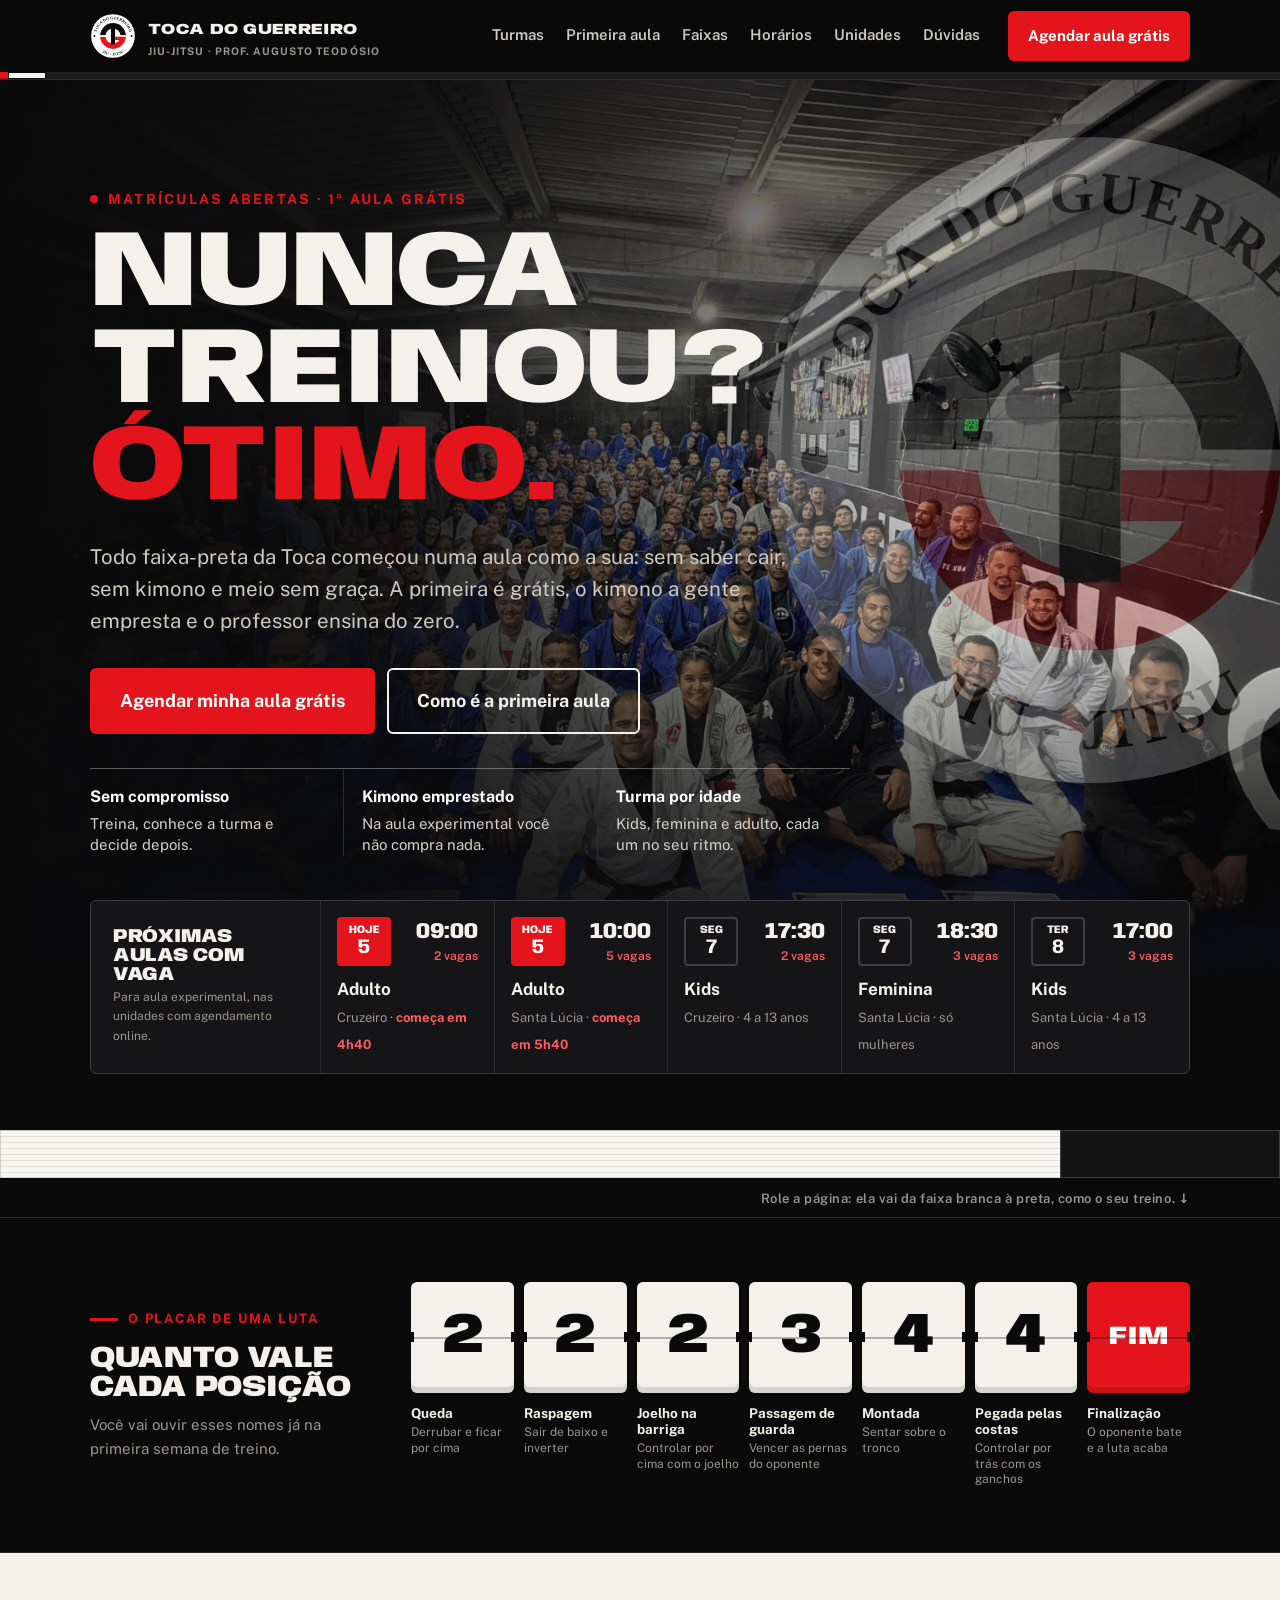
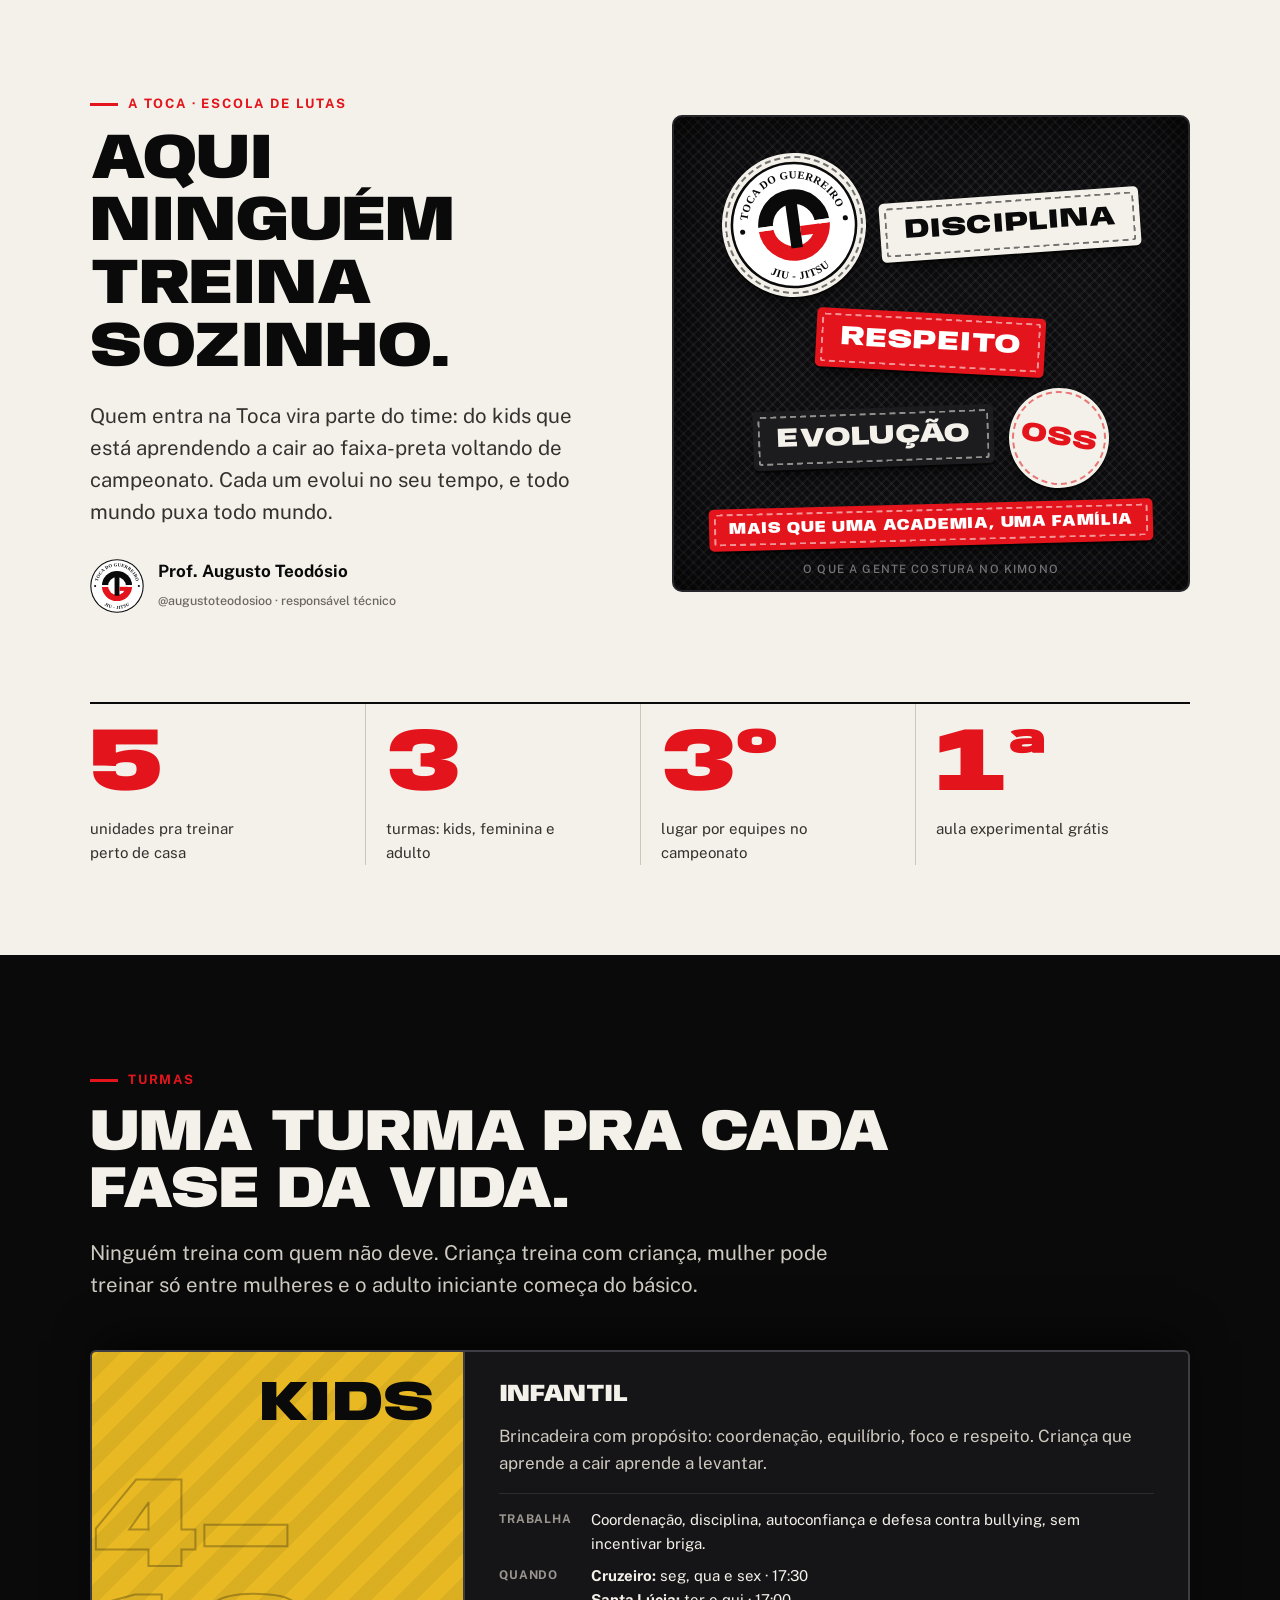
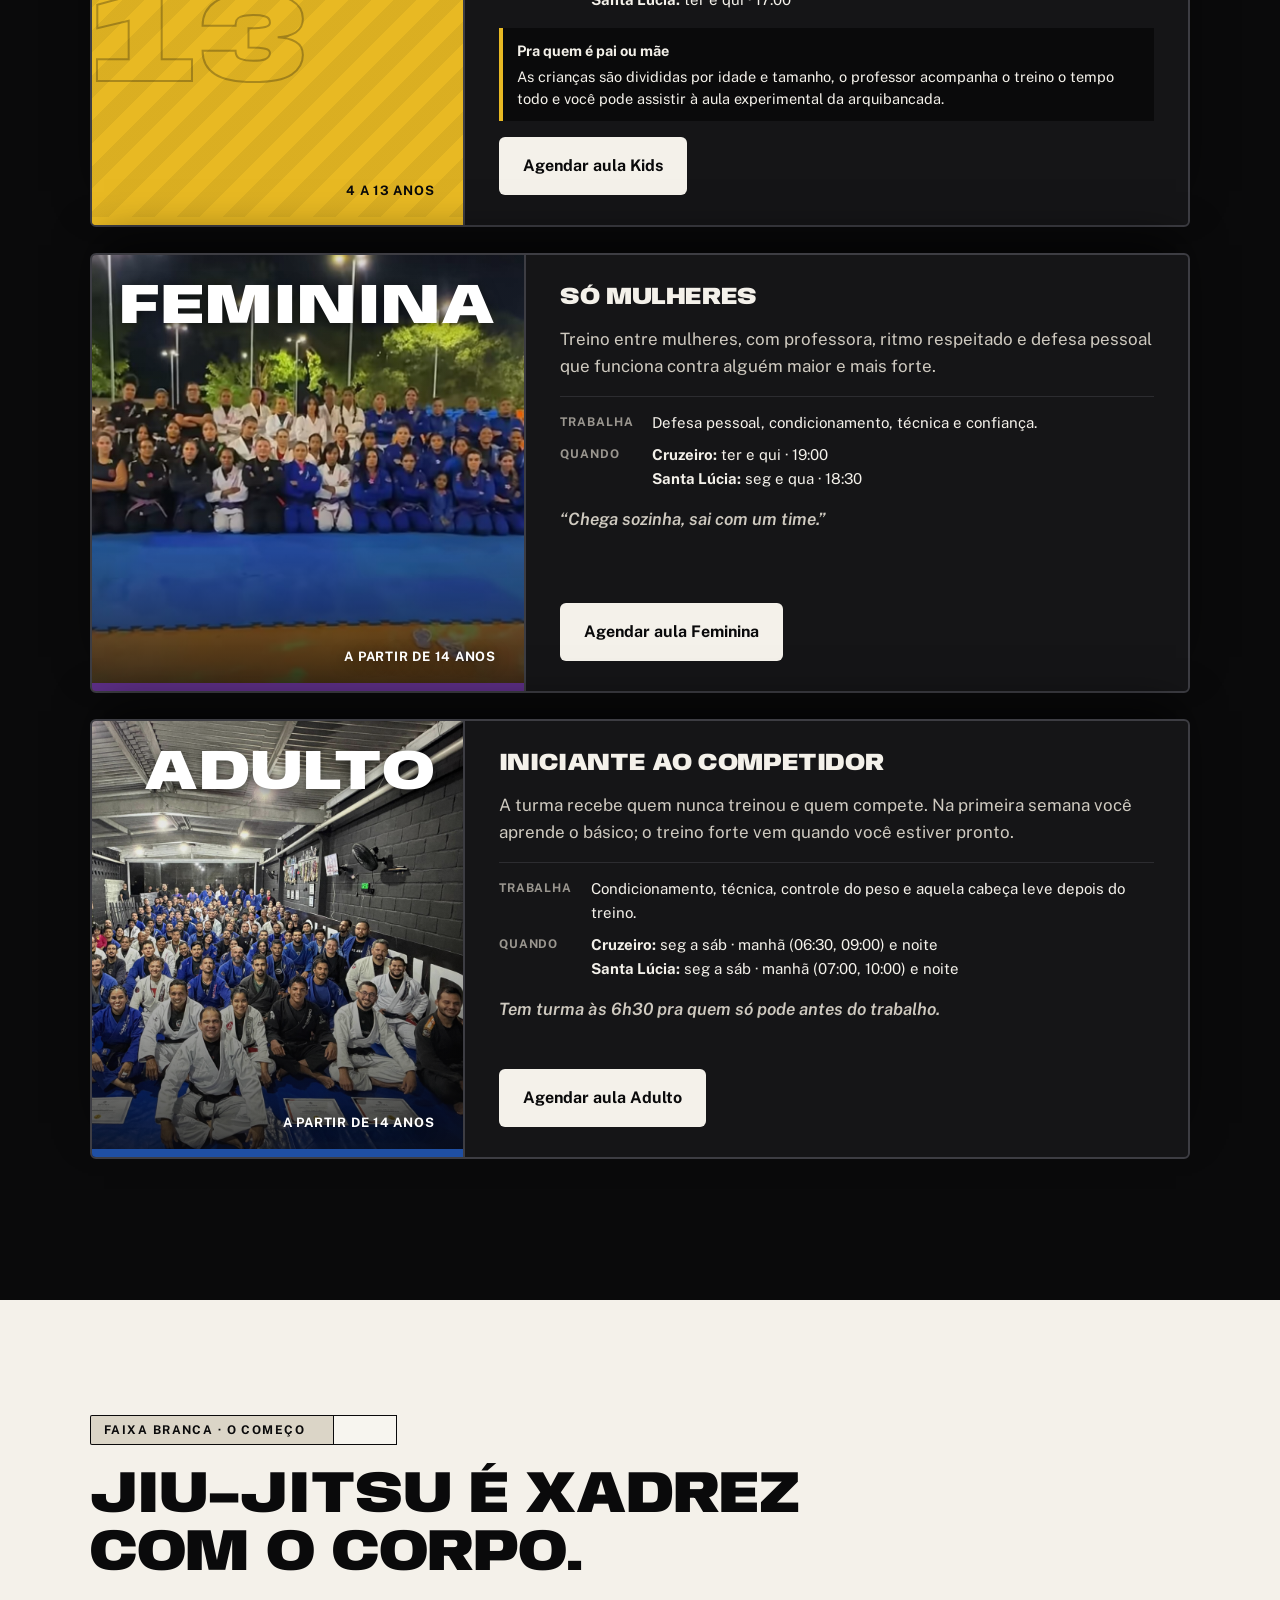
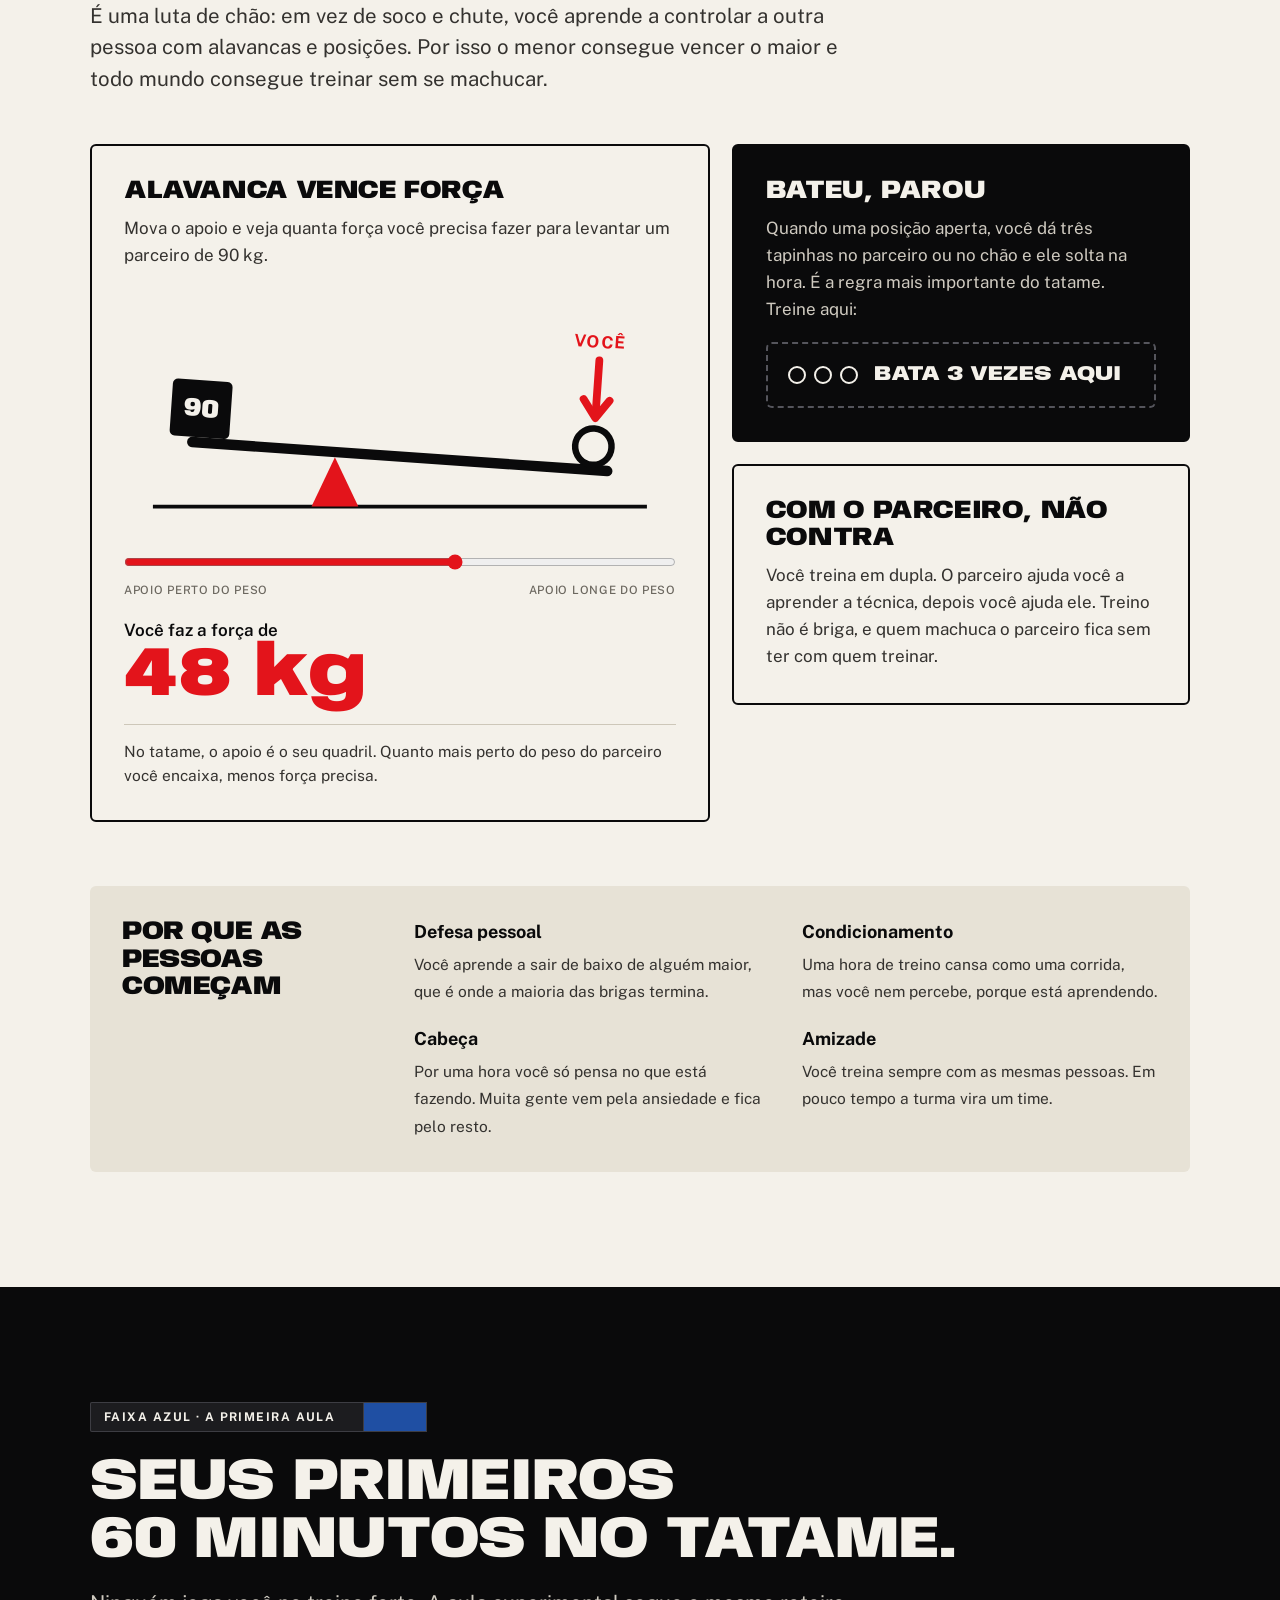
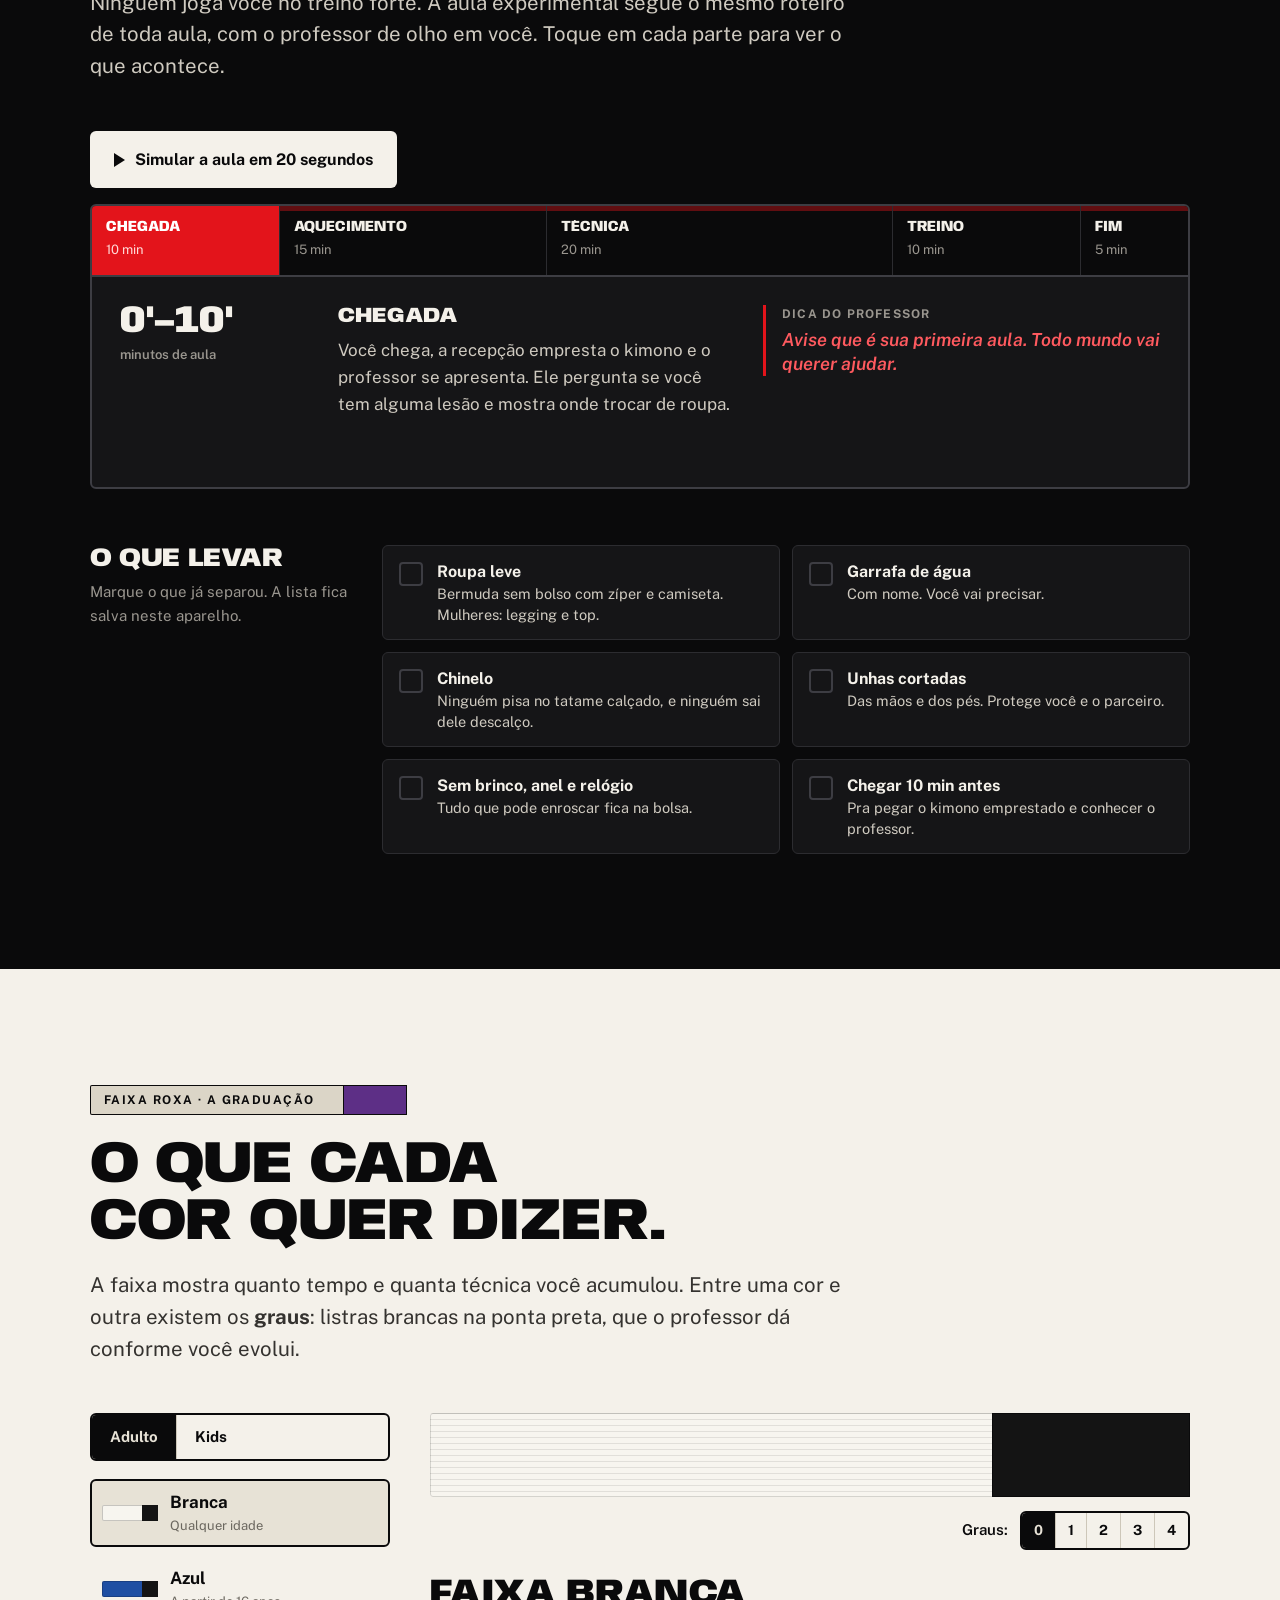
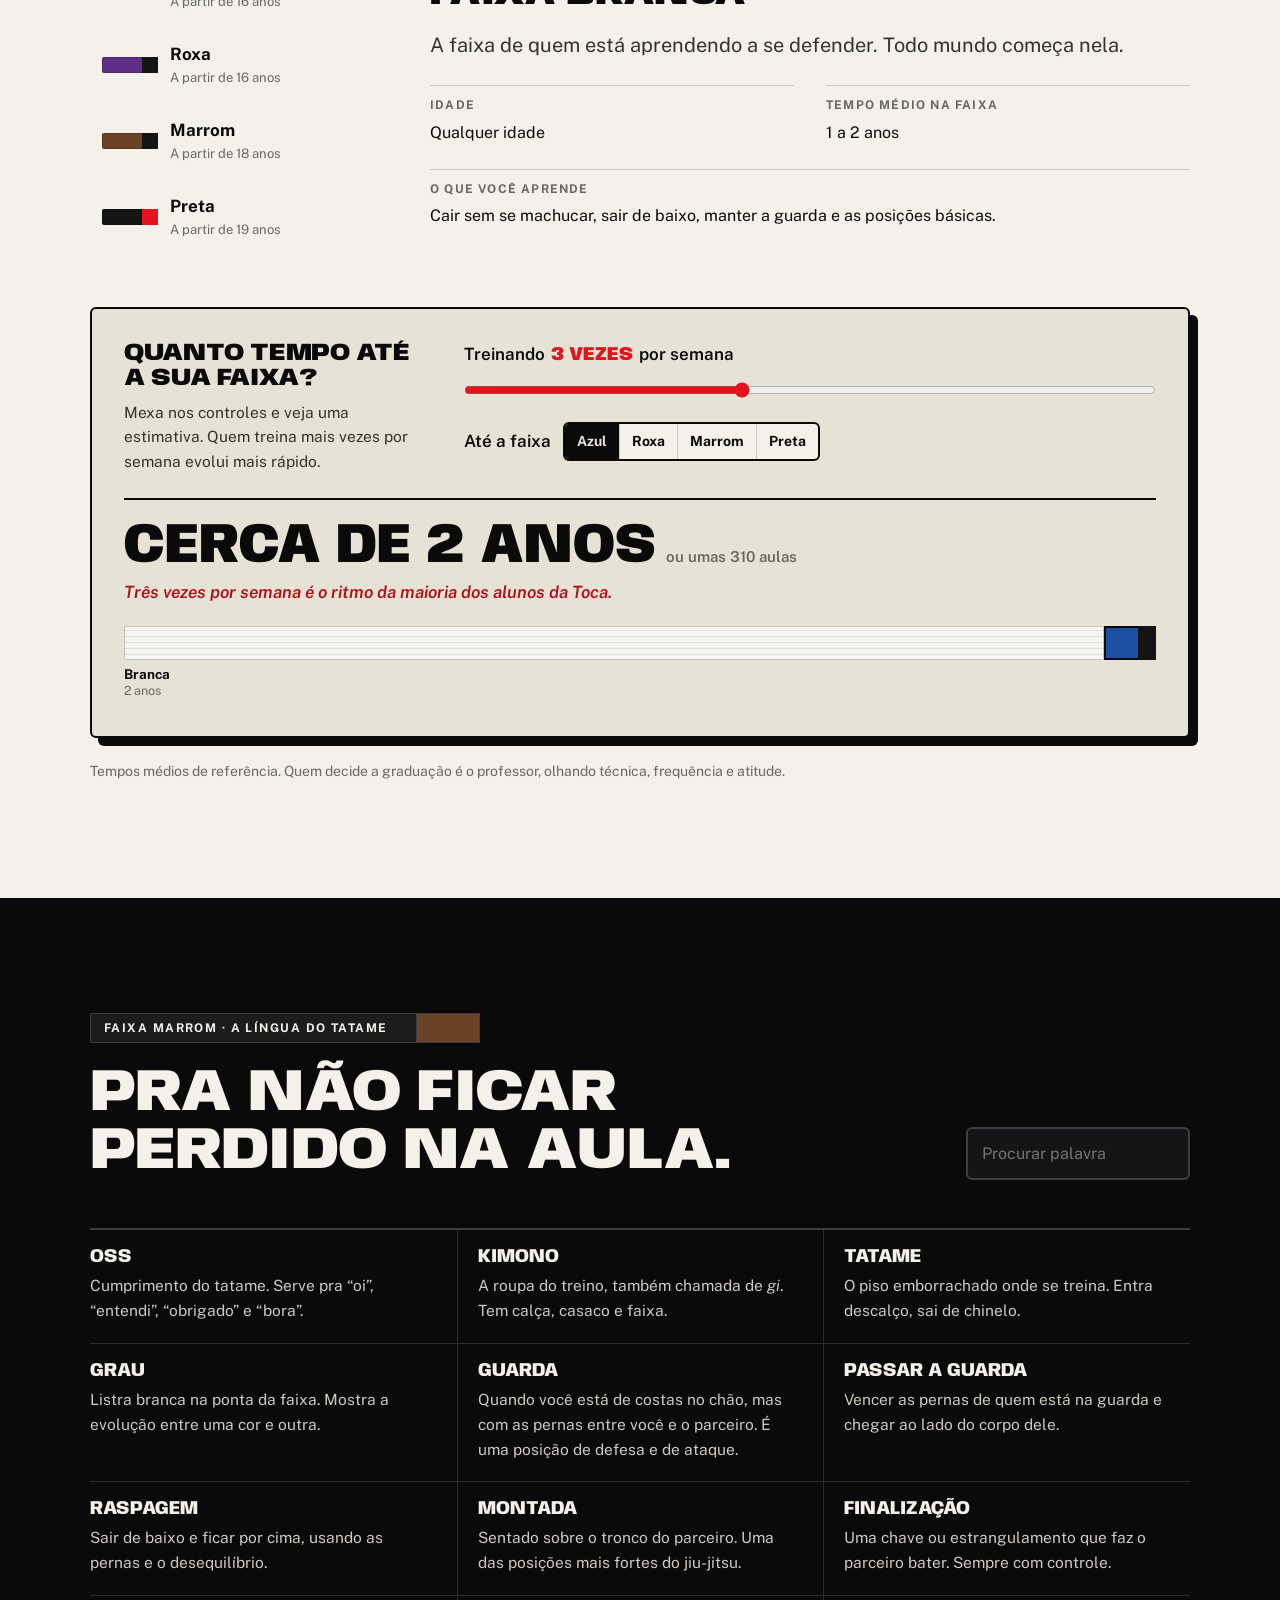
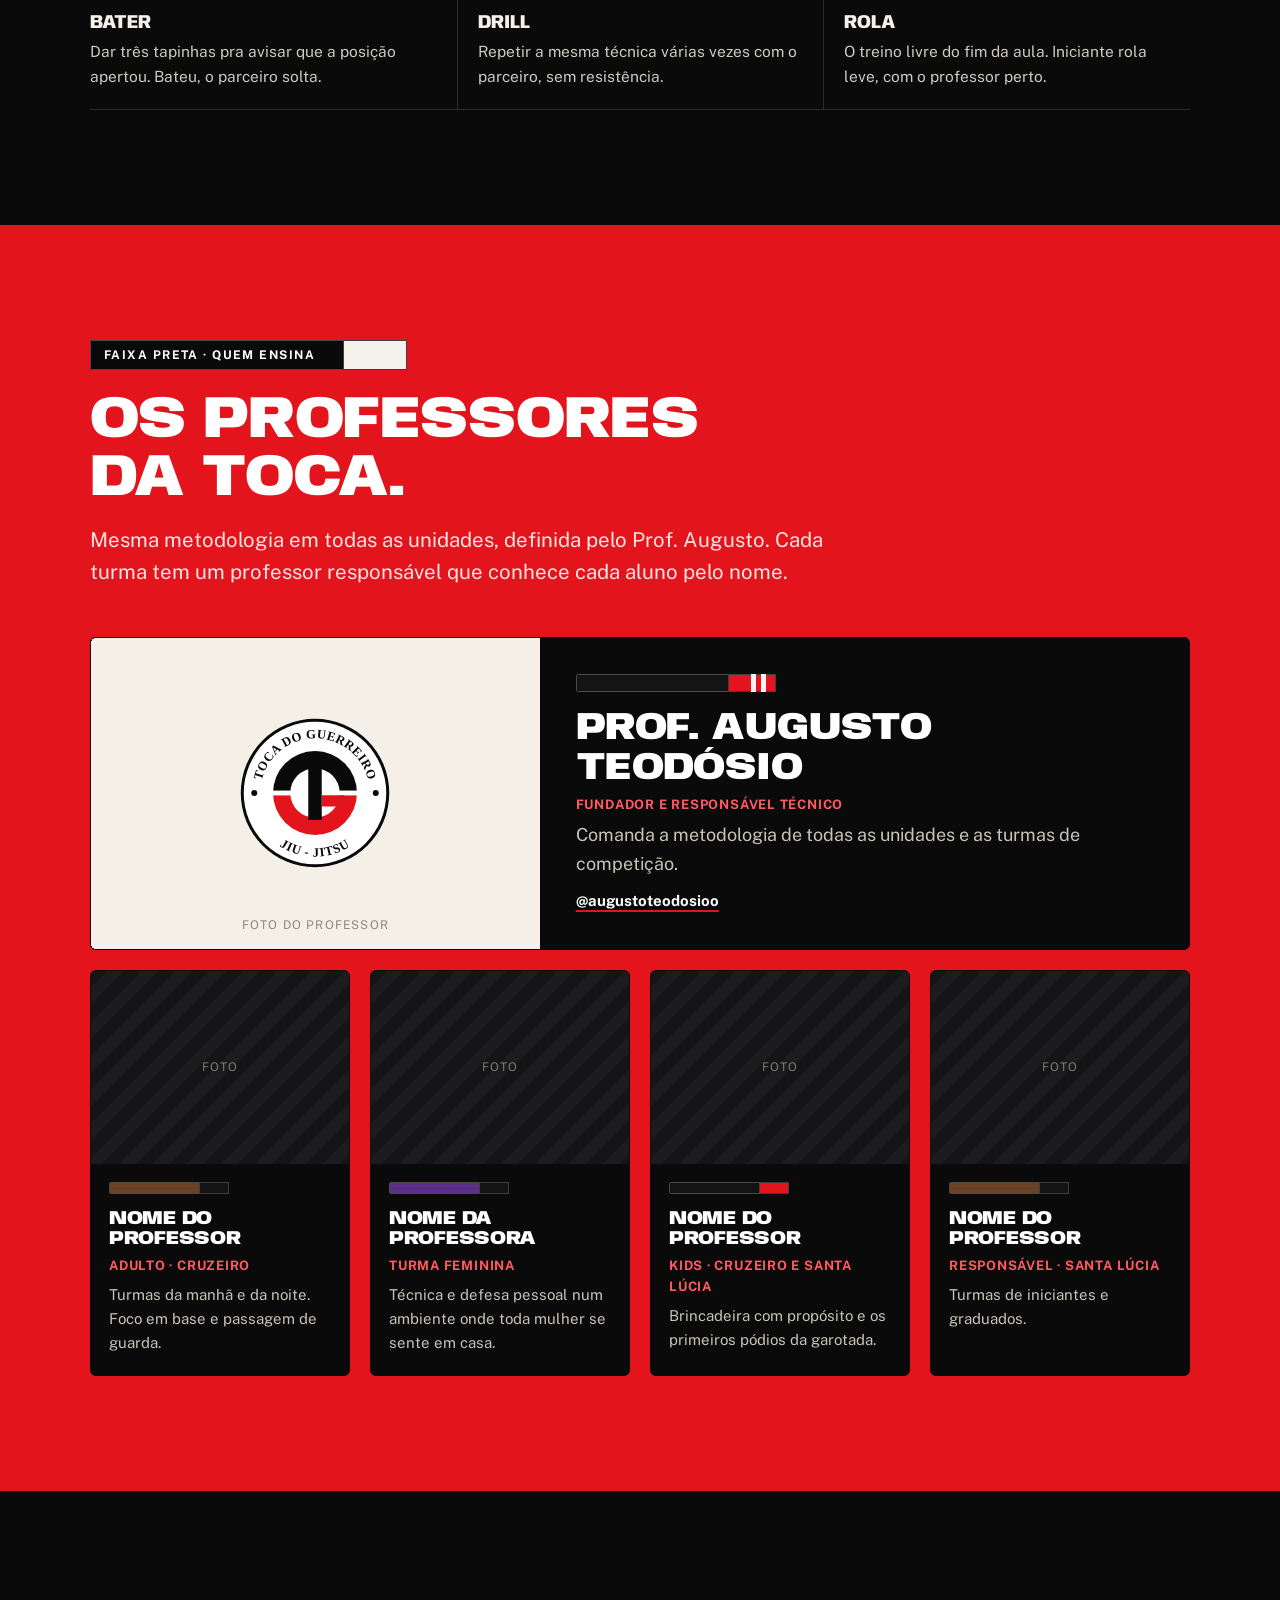
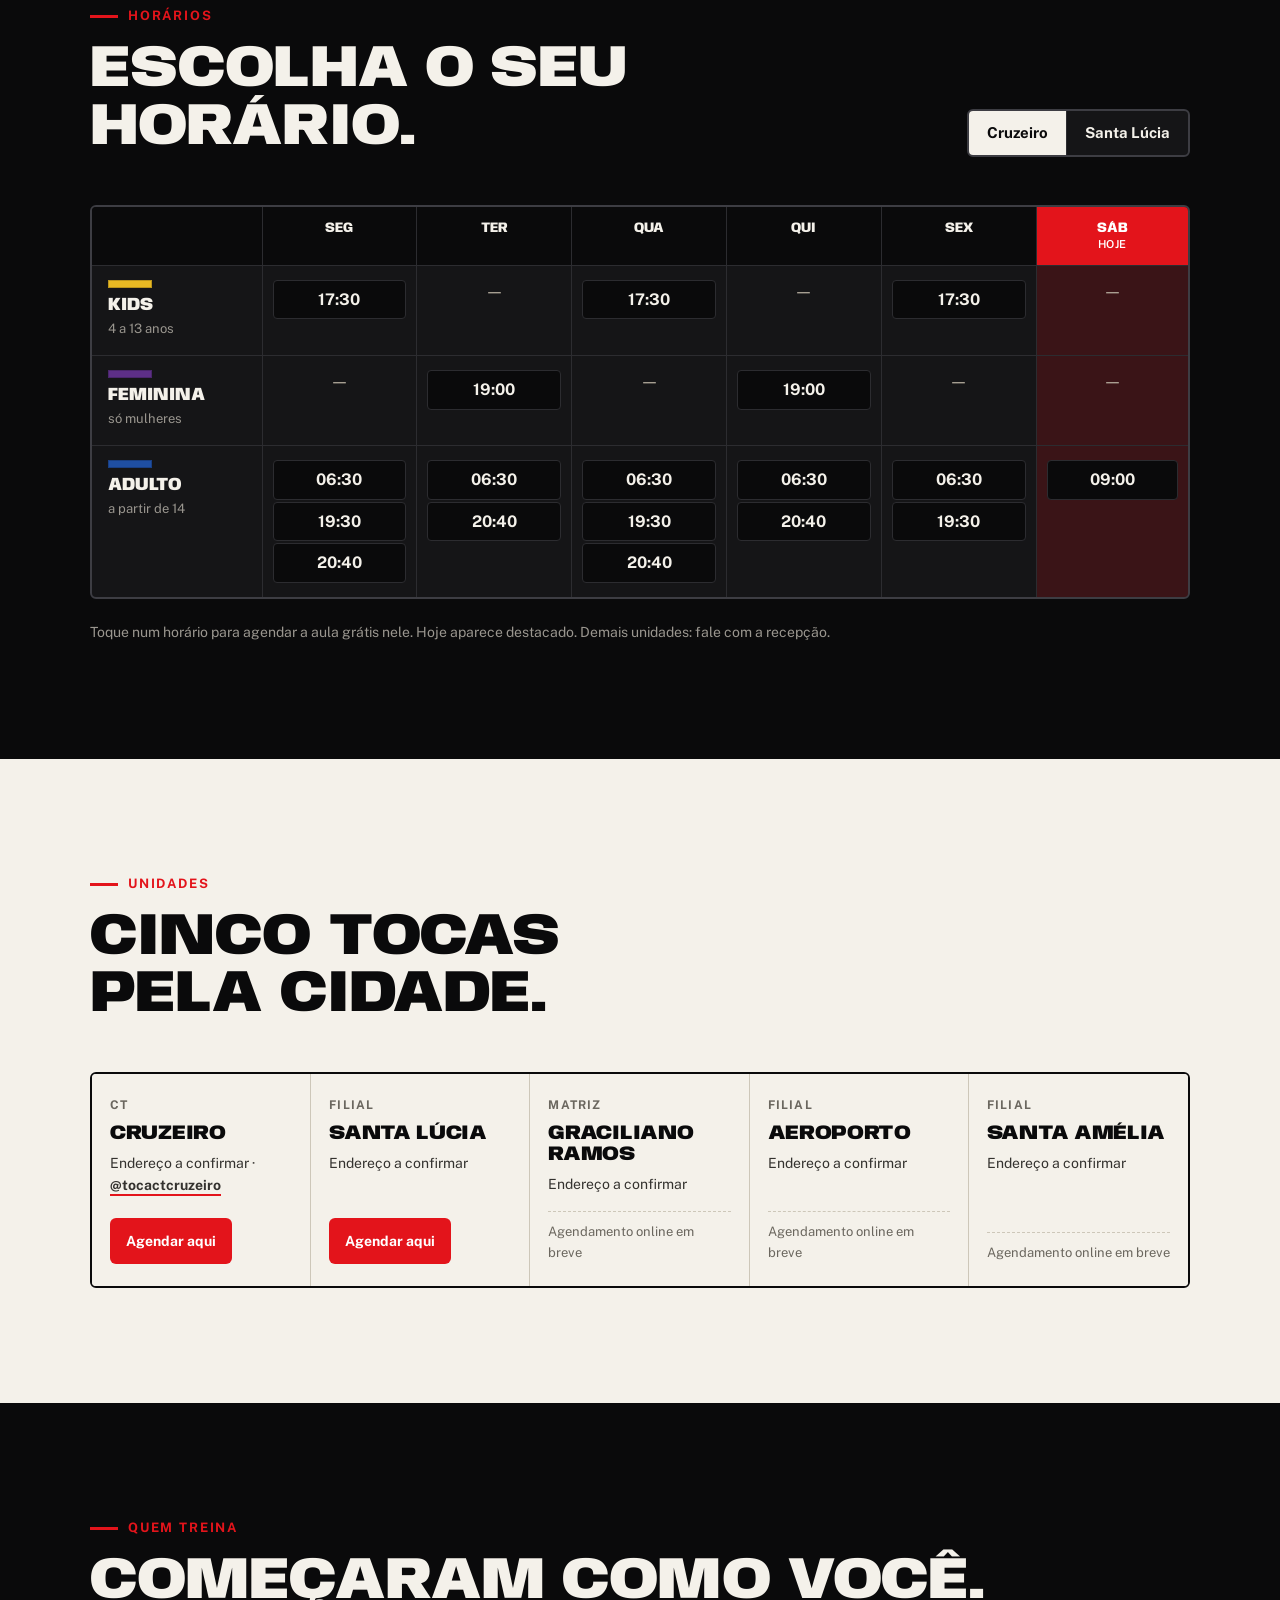
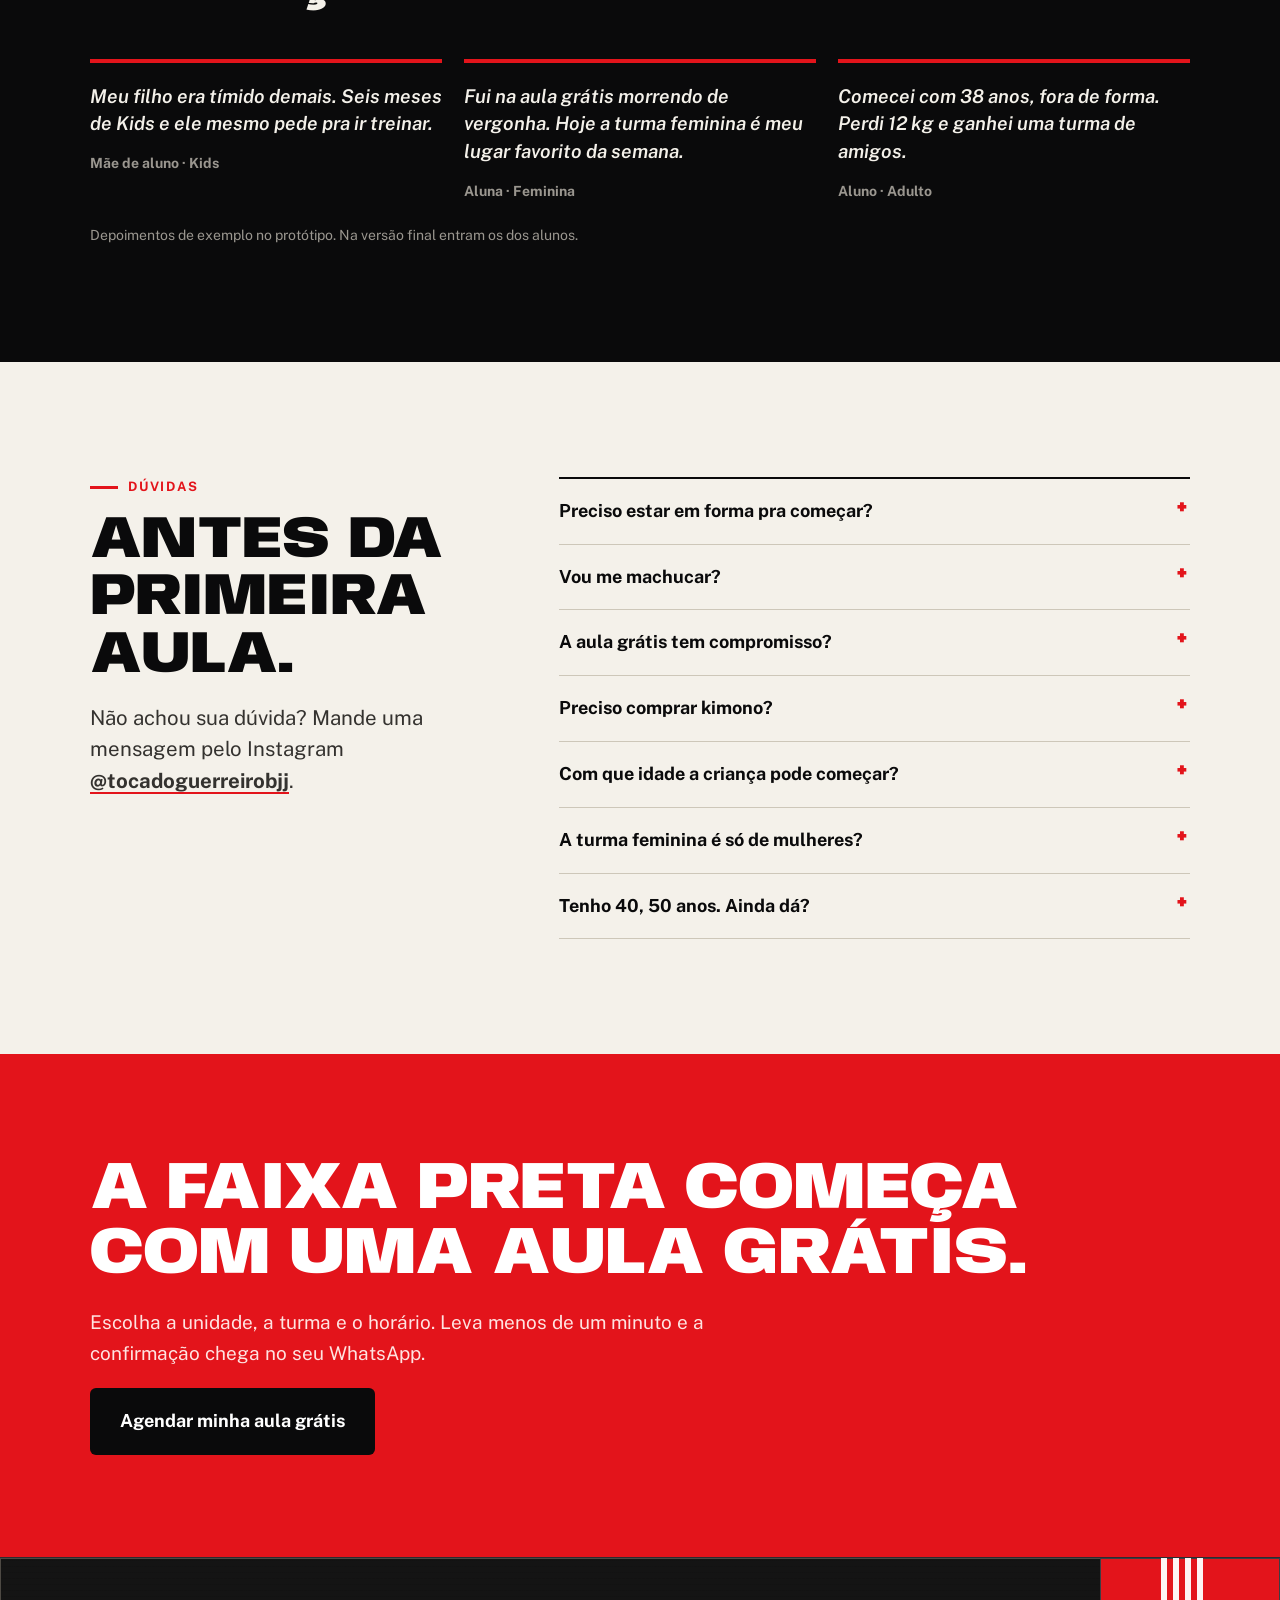
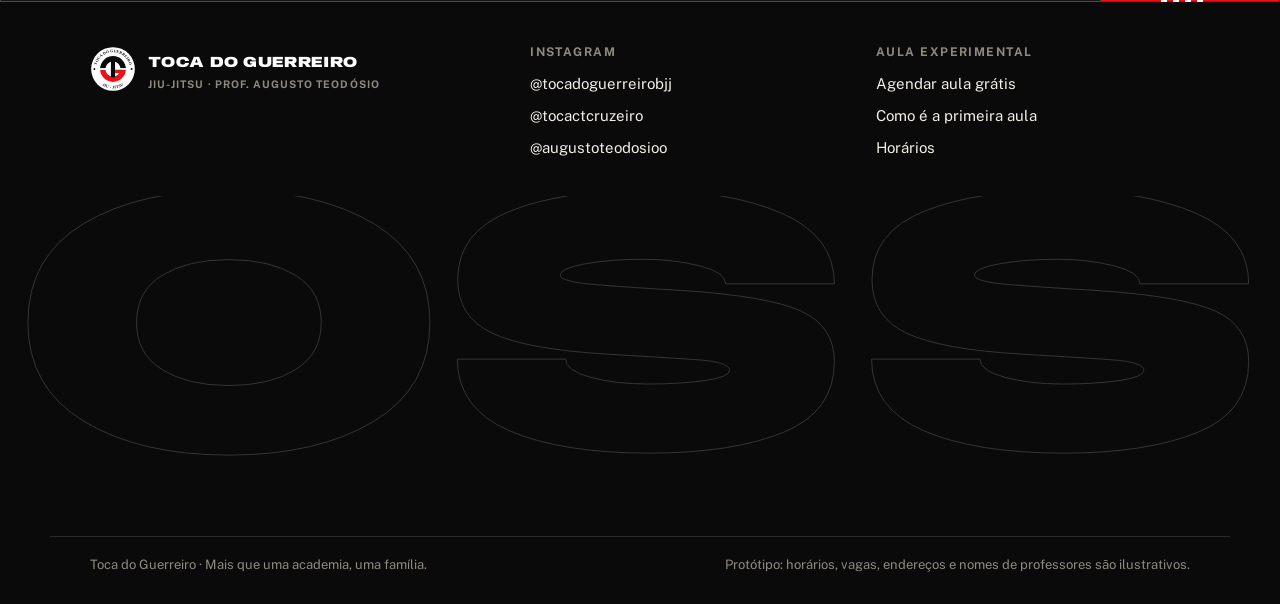
<file: index.html>
<!doctype html>
<html lang="pt-BR">
<head>
  <meta charset="utf-8">
  <meta name="viewport" content="width=device-width, initial-scale=1">
  <title>Toca do Guerreiro · Jiu-Jitsu</title>
  <meta name="description" content="Jiu-jitsu para crianças, mulheres e adultos, inclusive quem nunca treinou. 5 unidades. A primeira aula é grátis e o kimono a gente empresta.">
  <meta name="theme-color" content="#0a0a0b">
  <link rel="icon" href="img/logo.svg" type="image/svg+xml">
  <link rel="preconnect" href="https://fonts.googleapis.com">
  <link rel="preconnect" href="https://fonts.gstatic.com" crossorigin>
  <link href="https://fonts.googleapis.com/css2?family=Anybody:wdth,wght@50..150,100..900&family=Public+Sans:ital,wght@0,400;0,600;0,700;1,600&display=swap" rel="stylesheet">
  <link rel="stylesheet" href="css/site.css">
  <link rel="stylesheet" href="css/home.css">
</head>
<body>

<header class="topo">
  <div class="wrap topo-in">
    <a href="#inicio" class="marca">
      <img src="img/logo.svg" alt="">
      <span><b>Toca do Guerreiro</b><small>Jiu-jitsu · Prof. Augusto Teodósio</small></span>
    </a>
    <nav class="menu" id="menu" aria-label="Seções">
      <a href="#turmas">Turmas</a>
      <a href="#primeira-aula">Primeira aula</a>
      <a href="#faixas">Faixas</a>
      <a href="#horarios">Horários</a>
      <a href="#unidades">Unidades</a>
      <a href="#duvidas">Dúvidas</a>
    </nav>
    <a href="agendar.html" class="btn btn-red">Agendar aula grátis</a>
    <button class="menu-btn" id="menuBtn" aria-controls="menu" aria-expanded="false"><span class="sr">Abrir menu</span><i></i><i></i><i></i></button>
  </div>
  <div class="cinto" aria-hidden="true"><i id="cinto" class="f-branca"><b id="cintoGraus"></b></i></div>
</header>

<main id="inicio">

  <!-- ABERTURA -->
  <section class="abertura" data-faixa="branca">
    <img src="img/logo.svg" alt="" class="emblema" aria-hidden="true">
    <div class="wrap abertura-in">
      <div class="abertura-txt">
        <p class="selo"><i class="pulso"></i>Matrículas abertas · 1ª aula grátis</p>
        <h1>Nunca<br>treinou?<br><span class="red">Ótimo.</span></h1>
        <p class="lead">Todo faixa-preta da Toca começou numa aula como a sua: sem saber cair, sem kimono e meio sem graça. A primeira é grátis, o kimono a gente empresta e o professor ensina do zero.</p>
        <div class="acoes">
          <a href="agendar.html" class="btn btn-red btn-lg">Agendar minha aula grátis</a>
          <a href="#primeira-aula" class="btn btn-line btn-lg">Como é a primeira aula</a>
        </div>
        <ul class="garantias">
          <li><b>Sem compromisso</b>Treina, conhece a turma e decide depois.</li>
          <li><b>Kimono emprestado</b>Na aula experimental você não compra nada.</li>
          <li><b>Turma por idade</b>Kids, feminina e adulto, cada um no seu ritmo.</li>
        </ul>
      </div>

      <aside class="proximas" aria-labelledby="proxTit">
        <div class="proximas-topo">
          <h2 id="proxTit">Próximas aulas com vaga</h2>
          <p>Para aula experimental, nas unidades com agendamento online.</p>
        </div>
        <ol class="proximas-lista" id="proximas"></ol>
        <a href="#horarios" class="proximas-pe">Ver a grade completa</a>
      </aside>
    </div>

    <div class="faixa faixa-abertura f-branca" aria-hidden="true">
      <span class="graus"></span>
    </div>
    <p class="wrap nota faixa-legenda">Role a página: ela vai da faixa branca à preta, como o seu treino. ↓</p>
  </section>

  <!-- PLACAR: quanto vale cada posição -->
  <section class="placar" aria-labelledby="placarTit">
    <div class="wrap placar-in">
      <div class="placar-cab">
        <p class="olho">O placar de uma luta</p>
        <h2 id="placarTit">Quanto vale cada posição</h2>
        <p>Você vai ouvir esses nomes já na primeira semana de treino.</p>
      </div>
      <ol class="placar-lista">
        <li><b>2</b><strong>Queda</strong><span>Derrubar e ficar por cima</span></li>
        <li><b>2</b><strong>Raspagem</strong><span>Sair de baixo e inverter</span></li>
        <li><b>2</b><strong>Joelho na barriga</strong><span>Controlar por cima com o joelho</span></li>
        <li><b>3</b><strong>Passagem de guarda</strong><span>Vencer as pernas do oponente</span></li>
        <li><b>4</b><strong>Montada</strong><span>Sentar sobre o tronco</span></li>
        <li><b>4</b><strong>Pegada pelas costas</strong><span>Controlar por trás com os ganchos</span></li>
        <li class="fim"><b>Fim</b><strong>Finalização</strong><span>O oponente bate e a luta acaba</span></li>
      </ol>
    </div>
  </section>

  <!-- MANIFESTO -->
  <section class="sec-clara manifesto" id="a-toca">
    <div class="wrap">
      <div class="mf">
        <div class="mf-lado">
          <p class="olho">A Toca · Escola de lutas</p>
          <h2>Aqui ninguém<br>treina sozinho.</h2>
          <p class="lead">Quem entra na Toca vira parte do time: do kids que está aprendendo a cair ao faixa-preta voltando de campeonato. Cada um evolui no seu tempo, e todo mundo puxa todo mundo.</p>
          <div class="assina"><img src="img/logo.svg" alt=""><div><b>Prof. Augusto Teodósio</b><small>@augustoteodosioo · responsável técnico</small></div></div>
        </div>
        <div class="costas">
          <div class="patches" role="list" aria-label="Os valores da Toca">
            <span class="patch p-logo" role="listitem"><img src="img/logo.svg" alt="Toca do Guerreiro"></span>
            <span class="patch p-branco" role="listitem">Disciplina</span>
            <span class="patch p-verm" role="listitem">Respeito</span>
            <span class="patch p-preto" role="listitem">Evolução</span>
            <span class="patch p-redondo" role="listitem">Oss</span>
            <span class="patch p-verm p-lema" role="listitem">Mais que uma academia, uma família</span>
          </div>
          <small class="costas-leg">O que a gente costura no kimono</small>
        </div>
      </div>
      <ul class="numeros">
        <li><b data-count="5">5</b><span>unidades pra treinar perto de casa</span></li>
        <li><b data-count="3">3</b><span>turmas: kids, feminina e adulto</span></li>
        <li><b data-count="3" data-suf="º">3º</b><span>lugar por equipes no campeonato</span></li>
        <li><b>1ª</b><span>aula experimental grátis</span></li>
      </ul>
    </div>
  </section>

  <!-- TURMAS -->
  <section class="sec" id="turmas" data-faixa="branca">
    <div class="wrap">
      <header class="sec-cab">
        <p class="olho">Turmas</p>
        <h2>Uma turma pra cada<br>fase da vida.</h2>
        <p class="lead">Ninguém treina com quem não deve. Criança treina com criança, mulher pode treinar só entre mulheres e o adulto iniciante começa do básico.</p>
      </header>

      <div class="turmas">
        <article class="turma" id="t-kids">
          <div class="turma-topo f-amarela"><span>Kids</span><small>4 a 13 anos</small></div>
          <div class="turma-corpo">
            <h3>Infantil</h3>
            <p>Brincadeira com propósito: coordenação, equilíbrio, foco e respeito. Criança que aprende a cair aprende a levantar.</p>
            <dl>
              <dt>Trabalha</dt><dd>Coordenação, disciplina, autoconfiança e defesa contra bullying, sem incentivar briga.</dd>
              <dt>Quando</dt><dd data-quando="kids"></dd>
            </dl>
            <div class="pais">
              <b>Pra quem é pai ou mãe</b>
              <p>As crianças são divididas por idade e tamanho, o professor acompanha o treino o tempo todo e você pode assistir à aula experimental da arquibancada.</p>
            </div>
            <a href="agendar.html?mod=kids" class="btn btn-dark">Agendar aula Kids</a>
          </div>
        </article>

        <article class="turma" id="t-fem">
          <div class="turma-topo f-roxa"><span>Feminina</span><small>a partir de 14 anos</small></div>
          <div class="turma-corpo">
            <h3>Só mulheres</h3>
            <p>Treino entre mulheres, com professora, ritmo respeitado e defesa pessoal que funciona contra alguém maior e mais forte.</p>
            <dl>
              <dt>Trabalha</dt><dd>Defesa pessoal, condicionamento, técnica e confiança.</dd>
              <dt>Quando</dt><dd data-quando="feminino"></dd>
            </dl>
            <p class="nota">“Chega sozinha, sai com um time.”</p>
            <a href="agendar.html?mod=feminino" class="btn btn-dark">Agendar aula Feminina</a>
          </div>
        </article>

        <article class="turma" id="t-adu">
          <div class="turma-topo f-azul"><span>Adulto</span><small>a partir de 14 anos</small></div>
          <div class="turma-corpo">
            <h3>Iniciante ao competidor</h3>
            <p>A turma recebe quem nunca treinou e quem compete. Na primeira semana você aprende o básico; o treino forte vem quando você estiver pronto.</p>
            <dl>
              <dt>Trabalha</dt><dd>Condicionamento, técnica, controle do peso e aquela cabeça leve depois do treino.</dd>
              <dt>Quando</dt><dd data-quando="adulto"></dd>
            </dl>
            <p class="nota">Tem turma às 6h30 pra quem só pode antes do trabalho.</p>
            <a href="agendar.html?mod=adulto" class="btn btn-dark">Agendar aula Adulto</a>
          </div>
        </article>
      </div>
    </div>
  </section>

  <!-- FAIXA BRANCA: O QUE É -->
  <section class="sec sec-clara" id="o-que-e" data-faixa="branca">
    <div class="wrap">
      <header class="sec-cab">
        <div class="faixa faixa-tag f-branca"><span>Faixa branca · O começo</span><span class="graus"></span></div>
        <h2>Jiu-jitsu é xadrez<br>com o corpo.</h2>
        <p class="lead">É uma luta de chão: em vez de soco e chute, você aprende a controlar a outra pessoa com alavancas e posições. Por isso o menor consegue vencer o maior e todo mundo consegue treinar sem se machucar.</p>
      </header>

      <div class="lab">
        <article class="alav">
          <h3>Alavanca vence força</h3>
          <p>Mova o apoio e veja quanta força você precisa fazer para levantar um parceiro de 90 kg.</p>
          <svg viewBox="0 0 400 200" class="alav-fig" role="img" aria-label="Alavanca: um peso de 90 kg numa ponta, você na outra e um apoio no meio">
            <line x1="10" y1="172" x2="390" y2="172" stroke="currentColor" stroke-width="3"/>
            <path id="alavApoio" d="M-18 172 L18 172 L0 134 Z" fill="var(--vermelho)"/>
            <g id="alavBarra">
              <line x1="40" y1="130" x2="360" y2="130" stroke="currentColor" stroke-width="8" stroke-linecap="round"/>
              <rect x="22" y="82" width="46" height="44" rx="4" fill="currentColor"/>
              <text x="45" y="110" text-anchor="middle" class="alav-peso">90</text>
              <circle cx="348" cy="112" r="14" fill="none" stroke="currentColor" stroke-width="5"/>
              <line id="alavSeta" x1="348" y1="40" x2="348" y2="84" stroke="var(--vermelho)" stroke-width="6" stroke-linecap="round"/>
              <path d="M338 76 L348 90 L358 76" fill="none" stroke="var(--vermelho)" stroke-width="6" stroke-linecap="round" stroke-linejoin="round"/>
              <text x="348" y="30" text-anchor="middle" class="alav-voce" id="alavVoce">você</text>
            </g>
          </svg>
          <label class="alav-ctrl">
            <span class="sr">Posição do apoio</span>
            <input type="range" id="alavRange" min="74" max="200" value="150" step="1">
            <span class="alav-pontas"><i>apoio perto do peso</i><i>apoio longe do peso</i></span>
          </label>
          <p class="alav-res" aria-live="polite">Você faz a força de <output id="alavKg">45 kg</output></p>
          <p class="alav-nota">No tatame, o apoio é o seu quadril. Quanto mais perto do peso do parceiro você encaixa, menos força precisa.</p>
        </article>

        <div class="lab-lado">
          <article class="bate">
            <h3>Bateu, parou</h3>
            <p>Quando uma posição aperta, você dá três tapinhas no parceiro ou no chão e ele solta na hora. É a regra mais importante do tatame. Treine aqui:</p>
            <button type="button" class="bate-btn" id="bateBtn">
              <span class="bate-pontos" aria-hidden="true"><i></i><i></i><i></i></span>
              <b id="bateTxt" aria-live="polite">Bata 3 vezes aqui</b>
            </button>
          </article>
          <article class="dupla">
            <h3>Com o parceiro, não contra</h3>
            <p>Você treina em dupla. O parceiro ajuda você a aprender a técnica, depois você ajuda ele. Treino não é briga, e quem machuca o parceiro fica sem ter com quem treinar.</p>
          </article>
        </div>
      </div>

      <div class="porques">
        <h3>Por que as pessoas começam</h3>
        <ul>
          <li><b>Defesa pessoal</b><span>Você aprende a sair de baixo de alguém maior, que é onde a maioria das brigas termina.</span></li>
          <li><b>Condicionamento</b><span>Uma hora de treino cansa como uma corrida, mas você nem percebe, porque está aprendendo.</span></li>
          <li><b>Cabeça</b><span>Por uma hora você só pensa no que está fazendo. Muita gente vem pela ansiedade e fica pelo resto.</span></li>
          <li><b>Amizade</b><span>Você treina sempre com as mesmas pessoas. Em pouco tempo a turma vira um time.</span></li>
        </ul>
      </div>
    </div>
  </section>

  <!-- FAIXA AZUL: PRIMEIRA AULA -->
  <section class="sec" id="primeira-aula" data-faixa="azul">
    <div class="wrap">
      <header class="sec-cab">
        <div class="faixa faixa-tag f-azul"><span>Faixa azul · A primeira aula</span><span class="graus"></span></div>
        <h2>Seus primeiros<br>60 minutos no tatame.</h2>
        <p class="lead">Ninguém joga você no treino forte. A aula experimental segue o mesmo roteiro de toda aula, com o professor de olho em você. Toque em cada parte para ver o que acontece.</p>
      </header>

      <div class="aula-ctrl">
        <button class="btn btn-dark" id="aulaPlay" type="button"><span class="play" aria-hidden="true"></span><span id="aulaPlayTxt">Simular a aula em 20 segundos</span></button>
        <span class="aula-min" id="aulaMin" aria-live="off"></span>
      </div>
      <div class="aula">
        <i class="aula-fill" id="aulaFill" aria-hidden="true"></i>
        <div class="aula-barra" role="tablist" aria-label="Partes da aula" id="aulaBarra">
          <button role="tab" style="--min:10" data-p="0" aria-selected="true"><b>Chegada</b><small>10 min</small></button>
          <button role="tab" style="--min:15" data-p="1" aria-selected="false"><b>Aquecimento</b><small>15 min</small></button>
          <button role="tab" style="--min:20" data-p="2" aria-selected="false"><b>Técnica</b><small>20 min</small></button>
          <button role="tab" style="--min:10" data-p="3" aria-selected="false"><b>Treino</b><small>10 min</small></button>
          <button role="tab" style="--min:5" data-p="4" aria-selected="false"><b>Fim</b><small>5 min</small></button>
        </div>
        <div class="aula-quadro" id="aulaQuadro" role="tabpanel" aria-live="polite"></div>
      </div>

      <div class="levar">
        <div class="levar-txt">
          <h3>O que levar</h3>
          <p>Marque o que já separou. A lista fica salva neste aparelho.</p>
        </div>
        <ul class="levar-lista" id="levar">
          <li><label><input type="checkbox" value="roupa"><span><b>Roupa leve</b>Bermuda sem bolso com zíper e camiseta. Mulheres: legging e top.</span></label></li>
          <li><label><input type="checkbox" value="agua"><span><b>Garrafa de água</b>Com nome. Você vai precisar.</span></label></li>
          <li><label><input type="checkbox" value="chinelo"><span><b>Chinelo</b>Ninguém pisa no tatame calçado, e ninguém sai dele descalço.</span></label></li>
          <li><label><input type="checkbox" value="unhas"><span><b>Unhas cortadas</b>Das mãos e dos pés. Protege você e o parceiro.</span></label></li>
          <li><label><input type="checkbox" value="acessorios"><span><b>Sem brinco, anel e relógio</b>Tudo que pode enroscar fica na bolsa.</span></label></li>
          <li><label><input type="checkbox" value="cedo"><span><b>Chegar 10 min antes</b>Pra pegar o kimono emprestado e conhecer o professor.</span></label></li>
        </ul>
      </div>
    </div>
  </section>

  <!-- FAIXA ROXA: FAIXAS -->
  <section class="sec sec-clara" id="faixas" data-faixa="roxa">
    <div class="wrap">
      <header class="sec-cab">
        <div class="faixa faixa-tag f-roxa"><span>Faixa roxa · A graduação</span><span class="graus"></span></div>
        <h2>O que cada<br>cor quer dizer.</h2>
        <p class="lead">A faixa mostra quanto tempo e quanta técnica você acumulou. Entre uma cor e outra existem os <b>graus</b>: listras brancas na ponta preta, que o professor dá conforme você evolui.</p>
      </header>

      <div class="faixas">
        <div class="faixas-escolha">
          <div class="seg" role="tablist" aria-label="Tipo de graduação" id="faixasTipo">
            <button role="tab" aria-selected="true" data-t="adulto">Adulto</button>
            <button role="tab" aria-selected="false" data-t="kids">Kids</button>
          </div>
          <div class="faixas-cores" id="faixasCores" role="tablist" aria-label="Faixas"></div>
        </div>

        <div class="faixas-ver">
          <div class="faixa faixa-grande" id="faixaGrande"><span class="graus" id="faixaGraus"></span></div>
          <div class="graus-ctrl">
            <span>Graus:</span>
            <div class="seg pequeno" id="grausCtrl">
              <button aria-pressed="true" data-g="0">0</button><button aria-pressed="false" data-g="1">1</button><button aria-pressed="false" data-g="2">2</button><button aria-pressed="false" data-g="3">3</button><button aria-pressed="false" data-g="4">4</button>
            </div>
          </div>
          <div class="faixa-info" id="faixaInfo" aria-live="polite"></div>
        </div>
      </div>

      <div class="sim">
        <div class="sim-txt">
          <h3>Quanto tempo até a sua faixa?</h3>
          <p>Mexa nos controles e veja uma estimativa. Quem treina mais vezes por semana evolui mais rápido.</p>
        </div>
        <div class="sim-ctrl">
          <label class="sim-vezes">
            <span>Treinando <output id="simVezesTxt">3 vezes</output> por semana</span>
            <input type="range" id="simVezes" min="1" max="6" step="1" value="3">
          </label>
          <div class="sim-alvo">
            <span>Até a faixa</span>
            <div class="seg pequeno" id="simAlvo" role="tablist" aria-label="Faixa desejada">
              <button role="tab" aria-selected="true" data-a="1">Azul</button><button role="tab" aria-selected="false" data-a="2">Roxa</button><button role="tab" aria-selected="false" data-a="3">Marrom</button><button role="tab" aria-selected="false" data-a="4">Preta</button>
            </div>
          </div>
        </div>
        <div class="sim-res" aria-live="polite">
          <p class="sim-num" id="simNum"></p>
          <p class="sim-frase" id="simFrase"></p>
          <div class="sim-linha" id="simLinha"></div>
        </div>
      </div>
      <p class="rodape-sec">Tempos médios de referência. Quem decide a graduação é o professor, olhando técnica, frequência e atitude.</p>
    </div>
  </section>

  <!-- FAIXA MARROM: GLOSSÁRIO -->
  <section class="sec" id="glossario" data-faixa="marrom">
    <div class="wrap">
      <header class="sec-cab cab-linha">
        <div>
          <div class="faixa faixa-tag f-marrom"><span>Faixa marrom · A língua do tatame</span><span class="graus"></span></div>
          <h2>Pra não ficar<br>perdido na aula.</h2>
        </div>
        <label class="busca">
          <span class="sr">Procurar palavra</span>
          <input type="search" id="glossBusca" placeholder="Procurar palavra" autocomplete="off">
        </label>
      </header>

      <dl class="glossario" id="glossario">
        <div><dt>Oss</dt><dd>Cumprimento do tatame. Serve pra “oi”, “entendi”, “obrigado” e “bora”.</dd></div>
        <div><dt>Kimono</dt><dd>A roupa do treino, também chamada de <i>gi</i>. Tem calça, casaco e faixa.</dd></div>
        <div><dt>Tatame</dt><dd>O piso emborrachado onde se treina. Entra descalço, sai de chinelo.</dd></div>
        <div><dt>Grau</dt><dd>Listra branca na ponta da faixa. Mostra a evolução entre uma cor e outra.</dd></div>
        <div><dt>Guarda</dt><dd>Quando você está de costas no chão, mas com as pernas entre você e o parceiro. É uma posição de defesa e de ataque.</dd></div>
        <div><dt>Passar a guarda</dt><dd>Vencer as pernas de quem está na guarda e chegar ao lado do corpo dele.</dd></div>
        <div><dt>Raspagem</dt><dd>Sair de baixo e ficar por cima, usando as pernas e o desequilíbrio.</dd></div>
        <div><dt>Montada</dt><dd>Sentado sobre o tronco do parceiro. Uma das posições mais fortes do jiu-jitsu.</dd></div>
        <div><dt>Finalização</dt><dd>Uma chave ou estrangulamento que faz o parceiro bater. Sempre com controle.</dd></div>
        <div><dt>Bater</dt><dd>Dar três tapinhas pra avisar que a posição apertou. Bateu, o parceiro solta.</dd></div>
        <div><dt>Drill</dt><dd>Repetir a mesma técnica várias vezes com o parceiro, sem resistência.</dd></div>
        <div><dt>Rola</dt><dd>O treino livre do fim da aula. Iniciante rola leve, com o professor perto.</dd></div>
      </dl>
      <p class="glossario-vazio" id="glossVazio" hidden>Nenhuma palavra encontrada. Pergunta pro professor na aula, ele adora explicar.</p>
    </div>
  </section>

  <!-- FAIXA PRETA: PROFESSORES -->
  <section class="sec sec-escura" id="professores" data-faixa="preta">
    <div class="wrap">
      <header class="sec-cab">
        <div class="faixa faixa-tag f-preta"><span>Faixa preta · Quem ensina</span><span class="graus"></span></div>
        <h2>Os professores<br>da Toca.</h2>
        <p class="lead">Mesma metodologia em todas as unidades, definida pelo Prof. Augusto. Cada turma tem um professor responsável que conhece cada aluno pelo nome.</p>
      </header>

      <div class="profs">
        <article class="prof prof-chefe">
          <div class="prof-foto"><img src="img/logo.svg" alt=""><span>Foto do professor</span></div>
          <div class="prof-txt">
            <div class="faixa f-preta faixa-mini"><span class="graus"><i></i><i></i></span></div>
            <h3>Prof. Augusto Teodósio</h3>
            <p class="prof-papel">Fundador e responsável técnico</p>
            <p>Comanda a metodologia de todas as unidades e as turmas de competição.</p>
            <a href="https://instagram.com/augustoteodosioo" target="_blank" rel="noopener" class="link">@augustoteodosioo</a>
          </div>
        </article>
        <article class="prof">
          <div class="prof-foto"><span>Foto</span></div>
          <div class="prof-txt">
            <div class="faixa f-marrom faixa-mini"><span class="graus"></span></div>
            <h3>Nome do professor</h3>
            <p class="prof-papel">Adulto · Cruzeiro</p>
            <p>Turmas da manhã e da noite. Foco em base e passagem de guarda.</p>
          </div>
        </article>
        <article class="prof">
          <div class="prof-foto"><span>Foto</span></div>
          <div class="prof-txt">
            <div class="faixa f-roxa faixa-mini"><span class="graus"></span></div>
            <h3>Nome da professora</h3>
            <p class="prof-papel">Turma Feminina</p>
            <p>Técnica e defesa pessoal num ambiente onde toda mulher se sente em casa.</p>
          </div>
        </article>
        <article class="prof">
          <div class="prof-foto"><span>Foto</span></div>
          <div class="prof-txt">
            <div class="faixa f-preta faixa-mini"><span class="graus"></span></div>
            <h3>Nome do professor</h3>
            <p class="prof-papel">Kids · Cruzeiro e Santa Lúcia</p>
            <p>Brincadeira com propósito e os primeiros pódios da garotada.</p>
          </div>
        </article>
        <article class="prof">
          <div class="prof-foto"><span>Foto</span></div>
          <div class="prof-txt">
            <div class="faixa f-marrom faixa-mini"><span class="graus"></span></div>
            <h3>Nome do professor</h3>
            <p class="prof-papel">Responsável · Santa Lúcia</p>
            <p>Turmas de iniciantes e graduados.</p>
          </div>
        </article>
      </div>
    </div>
  </section>

  <!-- HORÁRIOS -->
  <section class="sec" id="horarios">
    <div class="wrap">
      <header class="sec-cab cab-linha">
        <div>
          <p class="olho">Horários</p>
          <h2>Escolha o seu<br>horário.</h2>
        </div>
        <div class="seg" role="tablist" aria-label="Unidade" id="gradeUnid">
          <button role="tab" aria-selected="true" data-u="cruzeiro">Cruzeiro</button>
          <button role="tab" aria-selected="false" data-u="santalucia">Santa Lúcia</button>
        </div>
      </header>
      <div class="grade-caixa">
        <table class="grade" id="grade"></table>
      </div>
      <ol class="grade-cel" id="gradeCel"></ol>
      <p class="rodape-sec">Toque num horário para agendar a aula grátis nele. Hoje aparece destacado. Demais unidades: fale com a recepção.</p>
    </div>
  </section>

  <!-- UNIDADES -->
  <section class="sec sec-clara" id="unidades">
    <div class="wrap">
      <header class="sec-cab">
        <p class="olho">Unidades</p>
        <h2>Cinco Tocas<br>pela cidade.</h2>
      </header>
      <ul class="unidades">
        <li class="unid">
          <span class="unid-tipo">CT</span>
          <h3>Cruzeiro</h3>
          <p>Endereço a confirmar · <a class="link" href="https://instagram.com/tocactcruzeiro" target="_blank" rel="noopener">@tocactcruzeiro</a></p>
          <a href="agendar.html?unidade=cruzeiro" class="btn btn-red">Agendar aqui</a>
        </li>
        <li class="unid">
          <span class="unid-tipo">Filial</span>
          <h3>Santa Lúcia</h3>
          <p>Endereço a confirmar</p>
          <a href="agendar.html?unidade=santalucia" class="btn btn-red">Agendar aqui</a>
        </li>
        <li class="unid">
          <span class="unid-tipo">Matriz</span>
          <h3>Graciliano Ramos</h3>
          <p>Endereço a confirmar</p>
          <span class="unid-breve">Agendamento online em breve</span>
        </li>
        <li class="unid">
          <span class="unid-tipo">Filial</span>
          <h3>Aeroporto</h3>
          <p>Endereço a confirmar</p>
          <span class="unid-breve">Agendamento online em breve</span>
        </li>
        <li class="unid">
          <span class="unid-tipo">Filial</span>
          <h3>Santa Amélia</h3>
          <p>Endereço a confirmar</p>
          <span class="unid-breve">Agendamento online em breve</span>
        </li>
      </ul>
    </div>
  </section>

  <!-- DEPOIMENTOS -->
  <section class="sec" id="alunos">
    <div class="wrap">
      <header class="sec-cab">
        <p class="olho">Quem treina</p>
        <h2>Começaram como você.</h2>
      </header>
      <div class="depos">
        <figure><blockquote>Meu filho era tímido demais. Seis meses de Kids e ele mesmo pede pra ir treinar.</blockquote><figcaption>Mãe de aluno · Kids</figcaption></figure>
        <figure><blockquote>Fui na aula grátis morrendo de vergonha. Hoje a turma feminina é meu lugar favorito da semana.</blockquote><figcaption>Aluna · Feminina</figcaption></figure>
        <figure><blockquote>Comecei com 38 anos, fora de forma. Perdi 12 kg e ganhei uma turma de amigos.</blockquote><figcaption>Aluno · Adulto</figcaption></figure>
      </div>
      <p class="rodape-sec">Depoimentos de exemplo no protótipo. Na versão final entram os dos alunos.</p>
    </div>
  </section>

  <!-- DÚVIDAS -->
  <section class="sec sec-clara" id="duvidas">
    <div class="wrap duvidas-in">
      <header class="sec-cab">
        <p class="olho">Dúvidas</p>
        <h2>Antes da<br>primeira aula.</h2>
        <p class="lead">Não achou sua dúvida? Mande uma mensagem pelo Instagram <a class="link" href="https://instagram.com/tocadoguerreirobjj" target="_blank" rel="noopener">@tocadoguerreirobjj</a>.</p>
      </header>
      <div class="faq">
        <details><summary>Preciso estar em forma pra começar?</summary><p>Não. O condicionamento vem com o treino. Na primeira aula o professor ajusta o ritmo pra você e você pode parar pra respirar quando quiser.</p></details>
        <details><summary>Vou me machucar?</summary><p>O jiu-jitsu é uma das lutas mais seguras pra começar: não tem soco nem chute, e toda posição para quando você bate. Iniciante não faz treino livre pesado.</p></details>
        <details><summary>A aula grátis tem compromisso?</summary><p>Nenhum. Você treina, conhece a turma e decide depois se quer se matricular.</p></details>
        <details><summary>Preciso comprar kimono?</summary><p>Não pra aula experimental: a gente empresta. Se decidir continuar, a recepção ajuda você a escolher o tamanho certo.</p></details>
        <details><summary>Com que idade a criança pode começar?</summary><p>A partir de 4 anos. As turmas são divididas por idade e tamanho, e os pais podem assistir à primeira aula.</p></details>
        <details><summary>A turma feminina é só de mulheres?</summary><p>Sim. Treino só entre mulheres, com professora. Quem quiser também pode treinar na turma adulta mista.</p></details>
        <details><summary>Tenho 40, 50 anos. Ainda dá?</summary><p>Dá. Muita gente começa depois dos 40. O professor adapta os exercícios e você treina com parceiros do seu nível.</p></details>
      </div>
    </div>
  </section>

  <!-- CHAMADA FINAL -->
  <section class="final">
    <div class="wrap final-in">
      <h2>A faixa preta começa<br>com uma aula grátis.</h2>
      <p>Escolha a unidade, a turma e o horário. Leva menos de um minuto e a confirmação chega no seu WhatsApp.</p>
      <a href="agendar.html" class="btn btn-red btn-lg">Agendar minha aula grátis</a>
    </div>
  </section>
</main>

<footer class="rodape">
  <div class="faixa f-preta" aria-hidden="true"><span class="graus"><i></i><i></i><i></i><i></i></span></div>
  <div class="wrap rodape-in">
    <div>
      <a href="#inicio" class="marca"><img src="img/logo.svg" alt=""><span><b>Toca do Guerreiro</b><small>Jiu-jitsu · Prof. Augusto Teodósio</small></span></a>
    </div>
    <div>
      <h4>Instagram</h4>
      <ul>
        <li><a href="https://instagram.com/tocadoguerreirobjj" target="_blank" rel="noopener">@tocadoguerreirobjj</a></li>
        <li><a href="https://instagram.com/tocactcruzeiro" target="_blank" rel="noopener">@tocactcruzeiro</a></li>
        <li><a href="https://instagram.com/augustoteodosioo" target="_blank" rel="noopener">@augustoteodosioo</a></li>
      </ul>
    </div>
    <div>
      <h4>Aula experimental</h4>
      <ul>
        <li><a href="agendar.html">Agendar aula grátis</a></li>
        <li><a href="#primeira-aula">Como é a primeira aula</a></li>
        <li><a href="#horarios">Horários</a></li>
      </ul>
    </div>
  </div>
  <div class="rodape-oss" aria-hidden="true">OSS</div>
  <div class="wrap rodape-fim"><span>Toca do Guerreiro · Mais que uma academia, uma família.</span><span>Protótipo: horários, vagas, endereços e nomes de professores são ilustrativos.</span></div>
</footer>

<a href="agendar.html" class="barra-cel">Agendar aula grátis</a>

<script src="js/data.js"></script>
<script src="js/site.js"></script>
<script src="js/home.js"></script>
</body>
</html>
</file>
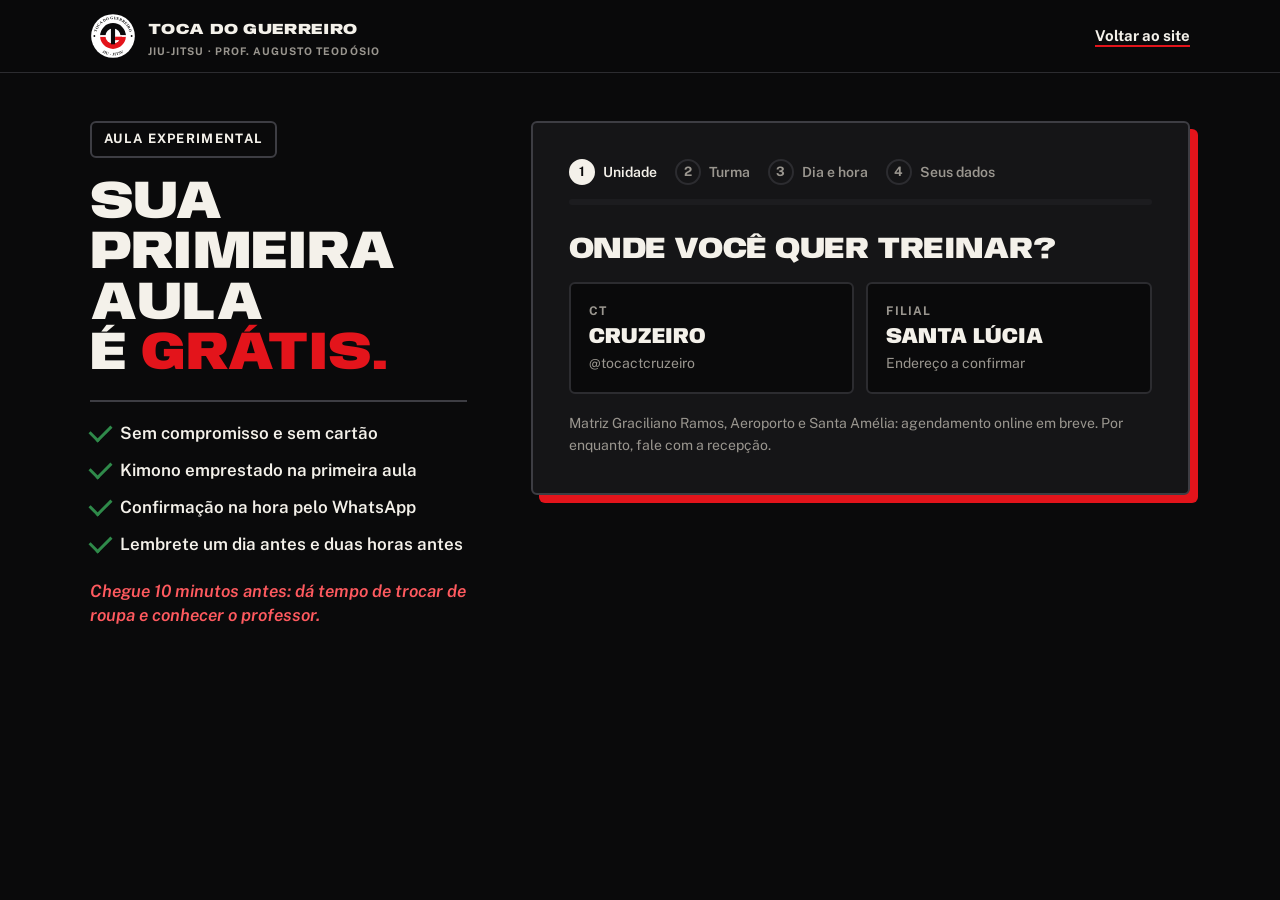
<file: agendar.html>
<!doctype html>
<html lang="pt-BR">
<head>
  <meta charset="utf-8">
  <meta name="viewport" content="width=device-width, initial-scale=1">
  <title>Aula Grátis · Toca do Guerreiro</title>
  <meta name="description" content="Agende sua aula experimental grátis de jiu-jitsu no Cruzeiro ou em Santa Lúcia. Kimono emprestado, sem compromisso.">
  <meta name="theme-color" content="#0a0a0b">
  <link rel="icon" href="img/logo.svg" type="image/svg+xml">
  <link rel="preconnect" href="https://fonts.googleapis.com">
  <link rel="preconnect" href="https://fonts.gstatic.com" crossorigin>
  <link href="https://fonts.googleapis.com/css2?family=Anybody:wdth,wght@50..150,100..900&family=Public+Sans:ital,wght@0,400;0,600;0,700;1,600&display=swap" rel="stylesheet">
  <link rel="stylesheet" href="css/site.css">
  <link rel="stylesheet" href="css/agendar.css">
</head>
<body>

<header class="topo">
  <div class="wrap topo-in">
    <a href="index.html" class="marca">
      <img src="img/logo.svg" alt="">
      <span><b>Toca do Guerreiro</b><small>Jiu-jitsu · Prof. Augusto Teodósio</small></span>
    </a>
    <a href="index.html" class="voltar link">Voltar ao site</a>
  </div>
</header>

<main class="wrap agenda">
  <aside class="agenda-lado">
    <p class="selo">Aula experimental</p>
    <h1>Sua primeira aula<br>é <span class="red">grátis.</span></h1>
    <ul class="vantagens">
      <li>Sem compromisso e sem cartão</li>
      <li>Kimono emprestado na primeira aula</li>
      <li>Confirmação na hora pelo WhatsApp</li>
      <li>Lembrete um dia antes e duas horas antes</li>
    </ul>
    <p class="nota">Chegue 10 minutos antes: dá tempo de trocar de roupa e conhecer o professor.</p>
    <p class="origem" id="origin" hidden></p>
  </aside>

  <section class="agenda-main">
    <div class="ficha" id="wizard">
      <ol class="passos" id="steps">
        <li class="active" data-step="1"><b>1</b>Unidade</li>
        <li data-step="2"><b>2</b>Turma</li>
        <li data-step="3"><b>3</b>Dia e hora</li>
        <li data-step="4"><b>4</b>Seus dados</li>
      </ol>
      <div class="progresso"><i id="progress"></i></div>

      <div class="panel active" data-panel="1">
        <h2>Onde você quer treinar?</h2>
        <div class="choices two">
          <button class="choice" data-unit="cruzeiro">
            <span class="choice-tipo">CT</span>
            <strong>Cruzeiro</strong>
            <small>@tocactcruzeiro</small>
          </button>
          <button class="choice" data-unit="santalucia">
            <span class="choice-tipo">Filial</span>
            <strong>Santa Lúcia</strong>
            <small>Endereço a confirmar</small>
          </button>
        </div>
        <p class="aviso">Matriz Graciliano Ramos, Aeroporto e Santa Amélia: agendamento online em breve. Por enquanto, fale com a recepção.</p>
      </div>

      <div class="panel" data-panel="2">
        <h2>Qual turma?</h2>
        <div class="choices three">
          <button class="choice" data-mod="kids"><i class="cor f-amarela"></i><strong>Kids</strong><small>4 a 13 anos</small></button>
          <button class="choice" data-mod="feminino"><i class="cor f-roxa"></i><strong>Feminina</strong><small>Só mulheres, a partir de 14</small></button>
          <button class="choice" data-mod="adulto"><i class="cor f-azul"></i><strong>Adulto</strong><small>A partir de 14 anos</small></button>
        </div>
        <button class="back" data-back>← Voltar</button>
      </div>

      <div class="panel" data-panel="3">
        <h2>Escolha o dia</h2>
        <div class="days" id="days"></div>
        <h2 class="mt">Horário</h2>
        <div class="slots" id="slots"><p class="hint">Escolha um dia acima.</p></div>
        <button class="back" data-back>← Voltar</button>
      </div>

      <div class="panel" data-panel="4">
        <h2>Quase lá</h2>
        <div class="summary" id="summary"></div>
        <form class="form" id="form" novalidate>
          <label><span>Seu nome</span><input name="nome" required placeholder="Nome completo" autocomplete="name"></label>
          <label><span>WhatsApp</span><input name="zap" required placeholder="(82) 9 9999-9999" inputmode="tel" autocomplete="tel"></label>
          <label class="kid-only" hidden><span>Nome e idade da criança</span><input name="crianca" placeholder="Ex.: Pedro, 7 anos"></label>
          <button type="submit" class="btn btn-red btn-lg">Confirmar aula grátis</button>
          <p class="miudo">Usamos seu WhatsApp só para confirmar e lembrar da aula.</p>
        </form>
        <button class="back" data-back>← Voltar</button>
      </div>

      <div class="panel" data-panel="5">
        <div class="done">
          <div class="faixa f-branca done-faixa" aria-hidden="true"><span class="graus"><i></i></span></div>
          <h2>Aula marcada. <span class="red">Oss!</span></h2>
          <p id="doneText"></p>
          <div class="done-ctas">
            <button class="btn btn-red" id="calBtn" type="button">Salvar na agenda do celular</button>
            <a href="index.html#primeira-aula" class="btn btn-line">Ver como é a primeira aula</a>
          </div>
        </div>
      </div>
    </div>

    <div class="celular" id="phonePreview" hidden>
      <div class="celular-topo"><img src="img/logo.svg" alt=""><div><b>Toca do Guerreiro</b><small>conta comercial</small></div></div>
      <div class="chat" id="chatAluno"></div>
    </div>
  </section>
</main>

<script src="js/data.js"></script>
<script src="js/site.js"></script>
<script src="js/agenda.js"></script>
</body>
</html>
</file>
<file: css/site.css>
/* Toca do Guerreiro — base do site (home + agendamento) */
:root{
  --papel:#0a0a0b;      /* algodão do kimono */
  --papel-2:#1c1c1f;
  --branco:#151517;
  --tinta:#f4f1ea;
  --tinta-2:#cfcac0;
  --cinza:#9a968f;
  --linha:#2c2c30;
  --vermelho:#e3141b;
  --vermelho-escuro:#ff5a5f;
  /* faixas */
  --f-branca:#f7f5ef; --f-cinza:#8d8f91; --f-amarela:#e8b923; --f-laranja:#e2711d; --f-verde:#2f8a4a;
  --f-azul:#1f4fa3; --f-roxa:#5d2f86; --f-marrom:#6b4226; --f-preta:#141414;
  --titulo:"Anybody","Arial Black",Impact,sans-serif;
  --mono:var(--texto); /* rótulos: mesma fonte do texto, em caixa alta */
  --borda:#3d3d43;   /* contorno de cartões */
  --sombra:#e3141b;  /* sombra dura dos cartões */
  --texto:"Public Sans",system-ui,-apple-system,"Segoe UI",sans-serif;
  --nota:var(--texto);
  --wrap:1180px;
  --gut:clamp(16px,4vw,40px);
  --raio:6px;
}
*{box-sizing:border-box;margin:0;padding:0}
html{background:var(--papel);color-scheme:dark;scroll-behavior:smooth;scroll-padding-top:84px}
@media (prefers-reduced-motion:reduce){html{scroll-behavior:auto}}
body{background:var(--papel);color:var(--tinta);font:400 17px/1.6 var(--texto);-webkit-font-smoothing:antialiased;overflow-x:hidden}
a{color:inherit}
button{font:inherit;color:inherit;background:none;border:0;cursor:pointer}
img,svg{display:block;max-width:100%}
::selection{background:var(--vermelho);color:#fff}
:focus-visible{outline:3px solid var(--vermelho);outline-offset:2px}
.wrap{max-width:var(--wrap);margin:0 auto;padding:0 var(--gut)}
.red{color:var(--vermelho)}
.nota{font-family:var(--nota);font-size:20px;line-height:1.3;color:var(--vermelho-escuro)}
.sr{position:absolute;width:1px;height:1px;overflow:hidden;clip:rect(0 0 0 0)}

h1,h2,h3{font-family:var(--titulo);font-weight:800;line-height:.95;letter-spacing:.005em;text-transform:uppercase}
h2{font-size:clamp(40px,6vw,76px)}
h3{font-size:28px;line-height:1}
.lead{font-size:clamp(18px,1.6vw,21px);line-height:1.55;color:var(--tinta-2);max-width:60ch}

/* ---------- BOTÕES ---------- */
.btn{display:inline-flex;align-items:center;justify-content:center;gap:10px;padding:14px 22px;border-radius:var(--raio);font-weight:700;font-size:16px;text-decoration:none;border:2px solid transparent;transition:background .2s,color .2s,border-color .2s,transform .2s;white-space:nowrap}
.btn:active{transform:translateY(1px)}
.btn-red{background:var(--vermelho);color:#fff}
.btn-red:hover{background:var(--vermelho-escuro)}
.btn-line{border-color:var(--tinta);color:var(--tinta)}
.btn-line:hover{background:var(--tinta);color:var(--papel)}
.btn-dark{background:var(--tinta);color:var(--papel)}
.btn-dark:hover{background:#000}
.btn-lg{padding:17px 28px;font-size:18px}
.link{font-weight:700;text-decoration:underline;text-decoration-thickness:2px;text-underline-offset:4px;text-decoration-color:var(--vermelho)}
.link:hover{color:var(--vermelho)}

/* ---------- TOPO ---------- */
.topo{position:sticky;top:0;z-index:50;background:rgba(10,10,11,.86);backdrop-filter:saturate(1.2) blur(8px);-webkit-backdrop-filter:saturate(1.2) blur(8px);border-bottom:1px solid var(--linha)}
.topo-in{display:flex;align-items:center;gap:28px;height:72px}
.marca{display:flex;align-items:center;gap:12px;text-decoration:none}
.marca img{width:46px;height:46px}
.marca b{font-family:var(--titulo);font-weight:900;font-size:22px;line-height:.9;text-transform:uppercase;letter-spacing:.02em}
.marca small{display:block;font:600 11px/1.2 var(--texto);letter-spacing:.08em;text-transform:uppercase;color:var(--cinza);margin-top:3px}
.menu{display:flex;gap:22px;margin-left:auto;font-size:15px;font-weight:600}
.menu a{text-decoration:none;color:var(--tinta-2);padding:6px 0;border-bottom:2px solid transparent}
.menu a:hover{color:var(--tinta);border-color:var(--vermelho)}
.topo .btn{padding:11px 18px;font-size:15px}
.menu-btn{display:none;margin-left:auto;width:44px;height:44px;border:2px solid var(--borda);border-radius:var(--raio);position:relative}
.menu-btn i{position:absolute;left:10px;right:10px;height:2px;background:var(--tinta);transition:transform .2s}
.menu-btn i:nth-child(1){top:14px}.menu-btn i:nth-child(2){top:20px}.menu-btn i:nth-child(3){top:26px}
.menu-btn[aria-expanded="true"] i:nth-child(1){transform:translateY(6px) rotate(45deg)}
.menu-btn[aria-expanded="true"] i:nth-child(2){transform:scaleX(0)}
.menu-btn[aria-expanded="true"] i:nth-child(3){transform:translateY(-6px) rotate(-45deg)}
@media (max-width:1020px){
  .menu{display:none;position:absolute;top:100%;left:0;right:0;flex-direction:column;gap:0;background:var(--papel);border-bottom:1px solid var(--linha);padding:8px var(--gut) 18px;margin:0}
  .menu.aberto{display:flex}
  .menu a{padding:12px 0;border-bottom:1px solid var(--linha);font-size:18px}
  .menu-btn{display:block}
  .topo .btn{display:none}
}

/* ---------- FAIXA (o elemento da marca) ---------- */
.faixa{--cor:var(--f-branca);--pont:var(--f-preta);--texto-faixa:#0a0a0b;
  position:relative;display:flex;align-items:center;height:30px;background:var(--cor);border-radius:2px;
  box-shadow:inset 0 0 0 1px rgba(0,0,0,.14);color:var(--texto-faixa);
  background-image:repeating-linear-gradient(0deg,transparent 0 5px,rgba(0,0,0,.09) 5px 6px);}
.faixa::after{content:"";position:absolute;right:0;top:0;bottom:0;width:22%;max-width:110px;min-width:54px;background:var(--pont)}
.faixa .graus{position:absolute;right:6%;top:0;bottom:0;display:flex;gap:6px;z-index:1}
.faixa .graus i{width:6px;background:#fff;opacity:.95}
.faixa-tag{display:inline-flex;width:auto;padding:0 92px 0 14px;margin-bottom:22px}
.faixa-tag::after{width:64px;min-width:0}
.faixa-tag span:first-child{font:700 12px/1 var(--texto);letter-spacing:.12em;text-transform:uppercase;position:relative;z-index:1;white-space:nowrap}
.faixa-tag .graus{right:12px}
.sec-escura .faixa,.rodape .faixa{box-shadow:inset 0 0 0 1px #4d4943}
.f-branca{--cor:var(--f-branca)}
.f-azul{--cor:var(--f-azul);--texto-faixa:#fff}
.f-roxa{--cor:var(--f-roxa);--texto-faixa:#fff}
.f-marrom{--cor:var(--f-marrom);--texto-faixa:#fff}
.f-preta{--cor:var(--f-preta);--pont:var(--vermelho);--texto-faixa:#fff}
.f-cinza{--cor:var(--f-cinza);--texto-faixa:#fff}
.f-amarela{--cor:var(--f-amarela)}
.f-laranja{--cor:var(--f-laranja);--texto-faixa:#fff}
.f-verde{--cor:var(--f-verde);--texto-faixa:#fff}

/* ---------- CHAT WHATSAPP (agendamento) ---------- */
.celular{background:#0b141a;border:8px solid #222;border-radius:34px;overflow:hidden;max-width:360px;width:100%;box-shadow:0 30px 60px -30px rgba(0,0,0,.45)}
.celular-topo{display:flex;align-items:center;gap:10px;padding:12px 14px;background:#1f2c33;color:#e9edef;font:14px/1.3 system-ui,sans-serif}
.celular-topo img{width:34px;height:34px;border-radius:50%;background:#fff}
.celular-topo small{display:block;color:#8696a0;font-size:11px}
.chat{padding:14px 10px;display:flex;flex-direction:column;gap:10px;font:13.5px/1.4 system-ui,sans-serif;min-height:280px;background:#0b141a}
.msg{align-self:flex-start;max-width:88%;background:#202c33;color:#e9edef;padding:8px 10px 18px;border-radius:0 10px 10px 10px;white-space:pre-line;position:relative;opacity:0;transform:translateY(6px);transition:opacity .3s,transform .3s}
.msg.show{opacity:1;transform:none}
.msg .lbl{display:block;font-size:10.5px;font-weight:700;color:#53bdeb;margin-bottom:3px;text-transform:uppercase;letter-spacing:.04em}
.msg time{position:absolute;right:8px;bottom:4px;font-size:10px;color:#8696a0}
.msg .btns{display:flex;gap:6px;margin-top:8px}
.msg .btns span{flex:1;text-align:center;padding:6px;border-radius:6px;background:#2a3942;color:#53bdeb;font-weight:600}
.typing{align-self:flex-start;background:#202c33;border-radius:10px;padding:10px 12px;display:flex;gap:4px}
.typing i{width:6px;height:6px;border-radius:50%;background:#8696a0;animation:tp 1s infinite}
.typing i:nth-child(2){animation-delay:.15s}.typing i:nth-child(3){animation-delay:.3s}
@keyframes tp{0%,100%{opacity:.3}50%{opacity:1}}

/* ---------- RODAPÉ ---------- */
.rodape{background:var(--tinta);color:#d8d3c8;padding:0 0 28px}
.rodape .faixa{height:44px;border-radius:0}
.rodape .faixa::after{width:180px;max-width:none}
.rodape-in{display:grid;grid-template-columns:1.3fr 1fr 1fr;gap:32px;padding-top:44px}
.rodape h4{font:700 12px/1 var(--texto);letter-spacing:.12em;text-transform:uppercase;color:#8f8a80;margin-bottom:14px}
.rodape a{color:#f2eee6;text-decoration:none}
.rodape a:hover{color:#fff;text-decoration:underline}
.rodape ul{list-style:none;display:grid;gap:8px;font-size:15px}
.rodape .marca b{color:#fff}
.rodape .marca small{color:#8f8a80}
.rodape-fim{margin-top:40px;padding-top:18px;border-top:1px solid #2c2a27;font-size:13px;color:#8f8a80;display:flex;justify-content:space-between;gap:12px;flex-wrap:wrap}
@media (max-width:760px){.rodape-in{grid-template-columns:1fr}}

/* ---------- FAIXA DE PROGRESSO (cresce com o scroll, muda de cor por seção) ---------- */
.cinto{--pont:var(--f-preta);height:7px;background:var(--papel-2);overflow:hidden}
.cinto i{display:block;height:100%;min-width:46px;width:0;background:var(--cor);position:relative;transition:background-color .5s;box-shadow:inset 0 -1px 0 rgba(0,0,0,.2)}
.cinto i::after{content:"";position:absolute;right:0;top:0;bottom:0;width:38px;background:var(--pont);transition:background-color .5s}
.cinto b{position:absolute;right:6px;top:0;bottom:0;display:flex;gap:3px;z-index:1}
.cinto u{width:3px;background:#fff}

/* ---------- TRANSIÇÃO ENTRE PÁGINAS (home <-> agendamento) ---------- */
@media (prefers-reduced-motion:no-preference){
  @view-transition{navigation:auto}
  .topo{view-transition-name:topo}
  ::view-transition-old(root){animation:.22s ease-in both vt-sai}
  ::view-transition-new(root){animation:.32s ease-out both vt-entra}
}
@keyframes vt-sai{to{opacity:0;transform:translateY(-14px)}}
@keyframes vt-entra{from{opacity:0;transform:translateY(22px)}}

/* =====================================================================
   IDENTIDADE DA TOCA — preto, vermelho e branco; Anybody nos títulos
   ===================================================================== */
input{color:inherit}
h1,h2,h3{font-weight:900;font-stretch:112%;letter-spacing:-.015em;line-height:.98}
h2{font-size:clamp(30px,4.6vw,62px)}
h3{font-size:21px;line-height:1.05}
.nota{font-style:italic;font-weight:600;font-size:17px;line-height:1.45}
.marca b{font-size:15px;font-weight:900;font-stretch:125%;letter-spacing:.02em;line-height:1}
.marca small,.faixa-tag span:first-child,.rodape h4{font-family:var(--mono)}

/* botão: o fundo sobe no hover */
.btn{position:relative;overflow:hidden;isolation:isolate}
.btn-red::before{content:"";position:absolute;inset:0;background:var(--tinta);transform:translateY(101%);transition:transform .45s cubic-bezier(.16,1,.3,1);z-index:-1}
.btn-red:hover{background:var(--vermelho);color:var(--papel)}
.btn-red:hover::before{transform:none}
.btn-dark:hover{background:var(--vermelho);color:#fff}

.rodape{background:#0a0a0b;border-top:1px solid var(--linha)}
.rodape-oss{font:900 30vw/.78 var(--titulo);font-stretch:150%;letter-spacing:-.02em;text-align:center;color:transparent;-webkit-text-stroke:1px #34343a;overflow:hidden;margin-top:36px;user-select:none}

/* a ponta preta da faixa precisa de contorno para aparecer no fundo escuro */
.faixa::after{box-shadow:inset 0 0 0 1px var(--borda)}
.marca small{font-size:10px;letter-spacing:.06em}

/* rótulos em caixa alta, sem fonte de máquina de escrever */
.marca small{font-size:10.5px;font-weight:700;letter-spacing:.1em}
.faixa-tag span:first-child,.rodape h4{font-weight:700}
</file>
<file: css/home.css>
/* Toca do Guerreiro — home */

/* ---------- ABERTURA ---------- */
.abertura{padding:56px 0 0;position:relative}
.abertura-in{display:grid;grid-template-columns:1.25fr .9fr;gap:clamp(28px,5vw,64px);align-items:start}
.selo{display:inline-block;font-weight:700;font-size:13px;letter-spacing:.1em;text-transform:uppercase;color:var(--tinta);border:2px solid var(--borda);padding:6px 12px;border-radius:var(--raio);margin-bottom:22px}
.abertura h1{font-size:clamp(64px,10vw,138px);line-height:.86;margin-bottom:24px}
.abertura .lead{margin-bottom:30px}
.acoes{display:flex;flex-wrap:wrap;gap:12px;margin-bottom:38px}
.garantias{list-style:none;display:grid;grid-template-columns:repeat(3,1fr);gap:0;border-top:2px solid var(--borda)}
.garantias li{padding:16px 18px 0 0;font-size:15px;line-height:1.45;color:var(--tinta-2)}
.garantias li+li{padding-left:18px;border-left:1px solid var(--linha)}
.garantias b{display:block;color:var(--tinta);font-size:16px;margin-bottom:4px}

.proximas{background:var(--branco);border:2px solid var(--borda);border-radius:var(--raio);box-shadow:8px 8px 0 var(--sombra);margin-top:8px}
.proximas-topo{padding:20px 22px 14px;border-bottom:1px solid var(--linha)}
.proximas-topo h2{font-size:30px;margin-bottom:4px}
.proximas-topo p{font-size:14px;color:var(--cinza)}
.proximas-lista{list-style:none}
.proximas-lista a{display:grid;grid-template-columns:64px 1fr auto;gap:14px;align-items:center;padding:14px 22px;text-decoration:none;border-bottom:1px solid var(--linha);transition:background .15s}
.proximas-lista a:hover{background:var(--papel)}
.prox-dia{font:800 15px/1.05 var(--titulo);text-transform:uppercase;text-align:center;border:2px solid var(--borda);border-radius:4px;padding:6px 0}
.prox-dia b{display:block;font-size:24px}
.prox-dia.hoje{background:var(--vermelho);border-color:var(--vermelho);color:#fff}
.prox-info strong{display:block;font-size:17px}
.prox-info span{font-size:14px;color:var(--cinza)}
.prox-hora{font:800 28px/1 var(--titulo)}
.prox-vagas{display:block;font:600 12px/1.2 var(--texto);color:var(--vermelho-escuro);text-align:right;margin-top:3px}
.proximas-pe{display:block;padding:14px 22px;font-weight:700;text-decoration:none;font-size:15px}
.proximas-pe::after{content:" →";color:var(--vermelho)}
.proximas-pe:hover{background:var(--papel)}

.faixa-abertura{height:48px;margin-top:64px;border-radius:0}
.faixa-abertura::after{width:min(220px,30vw);max-width:none}
.faixa-legenda{padding-top:12px;padding-bottom:8px;text-align:right}

/* ---------- SEÇÕES ---------- */
.sec{padding:clamp(72px,9vw,120px) 0}
.sec-clara{background:var(--branco);border-top:1px solid var(--linha);border-bottom:1px solid var(--linha)}
.sec-escura{background:var(--tinta);color:#efeae0}
.sec-escura .lead{color:#c9c3b7}
.sec-cab{margin-bottom:48px}
.sec-cab h2{margin-bottom:18px}
.cab-linha{display:flex;justify-content:space-between;align-items:flex-end;gap:24px;flex-wrap:wrap}
.cab-linha h2{margin-bottom:0}
.olho{font-weight:700;font-size:13px;letter-spacing:.14em;text-transform:uppercase;color:var(--vermelho);margin-bottom:14px;display:flex;align-items:center;gap:10px}
.olho::before{content:"";width:28px;height:3px;background:var(--vermelho)}
.rodape-sec{margin-top:22px;font-size:14px;color:var(--cinza)}
.sec-escura .rodape-sec{color:#8f8a80}

/* ---------- TURMAS ---------- */
.turmas{display:grid;grid-template-columns:repeat(3,1fr);gap:22px}
.turma{background:var(--branco);border:2px solid var(--borda);border-radius:var(--raio);display:flex;flex-direction:column;overflow:hidden}
.turma-topo{display:flex;justify-content:space-between;align-items:baseline;padding:14px 20px;background:var(--cor);color:var(--texto-faixa,#0a0a0b);border-bottom:2px solid var(--borda)}
.turma-topo span{font:900 30px/1 var(--titulo);text-transform:uppercase}
.turma-topo small{font-size:13px;font-weight:600}
.turma-corpo{padding:22px 20px 22px;display:flex;flex-direction:column;gap:16px;flex:1}
.turma-corpo h3{font-size:32px}
.turma-corpo>p{color:var(--tinta-2)}
.turma dl{display:grid;grid-template-columns:80px 1fr;gap:8px 12px;font-size:15px;border-top:1px solid var(--linha);padding-top:14px}
.turma dt{font-weight:700;font-size:12px;letter-spacing:.08em;text-transform:uppercase;color:var(--cinza);padding-top:2px}
.turma dd span{display:block}
.pais{background:var(--papel);border-left:4px solid var(--f-amarela);padding:12px 14px;font-size:14.5px;line-height:1.5}
.pais b{display:block;margin-bottom:4px}
.turma .btn{margin-top:auto;align-self:flex-start}

/* ---------- O QUE É ---------- */
.porques{display:grid;grid-template-columns:260px 1fr;gap:32px;background:var(--papel);border-radius:var(--raio);padding:32px}
.porques h3{font-size:36px}
.porques ul{list-style:none;display:grid;grid-template-columns:1fr 1fr;gap:20px 32px}
.porques b{display:block;font-size:18px;margin-bottom:4px}
.porques span{color:var(--tinta-2);font-size:15.5px}

/* ---------- PRIMEIRA AULA ---------- */
.aula{border:2px solid var(--borda);border-radius:var(--raio);background:var(--branco);overflow:hidden;margin-bottom:56px}
.aula-barra{display:flex;border-bottom:2px solid var(--borda)}
.aula-barra button{flex:var(--min) 1 0;min-width:0;text-align:left;padding:14px 14px 12px;border-right:1px solid var(--linha);background:var(--papel);transition:background .15s,color .15s;position:relative}
.aula-barra button:last-child{border-right:0}
.aula-barra button::before{content:"";position:absolute;left:0;right:0;top:0;height:5px;background:var(--f-azul);opacity:.25}
.aula-barra button b{display:block;font:800 20px/1 var(--titulo);text-transform:uppercase;white-space:nowrap;overflow:hidden;text-overflow:ellipsis}
.aula-barra button small{font-size:13px;color:var(--cinza)}
.aula-barra button:hover{background:var(--papel-2)}
.aula-barra button[aria-selected="true"]{background:var(--f-azul);color:#fff}
.aula-barra button[aria-selected="true"] small{color:#d4def3}
.aula-barra button[aria-selected="true"]::before{opacity:0}
.aula-quadro{display:grid;grid-template-columns:170px 1fr 1fr;gap:28px;padding:28px 28px 30px;min-height:210px}
.aula-relogio{font:900 54px/.9 var(--titulo);color:var(--f-azul);white-space:nowrap}
.aula-relogio small{display:block;font:600 13px/1.3 var(--texto);color:var(--cinza);margin-top:8px}
.aula-quadro h3{margin-bottom:10px}
.aula-quadro p{color:var(--tinta-2)}
.aula-dica{border-left:3px solid var(--vermelho);padding-left:16px;align-self:start}
.aula-dica small{display:block;font-weight:700;font-size:12px;letter-spacing:.1em;text-transform:uppercase;color:var(--cinza);margin-bottom:4px}
.aula-dica p{font-family:var(--nota);font-size:21px;line-height:1.35;color:var(--vermelho-escuro)}

.levar{display:grid;grid-template-columns:260px 1fr;gap:32px}
.levar h3{font-size:36px;margin-bottom:8px}
.levar-txt p{color:var(--cinza);font-size:15px}
.levar-lista{list-style:none;display:grid;grid-template-columns:1fr 1fr;gap:12px}
.levar-lista label{display:flex;gap:14px;padding:14px 16px;background:var(--branco);border:1px solid var(--linha);border-radius:var(--raio);cursor:pointer;transition:border-color .15s,background .15s;height:100%}
.levar-lista label:hover{border-color:var(--tinta)}
.levar-lista input{appearance:none;flex:none;width:24px;height:24px;border:2px solid var(--borda);border-radius:4px;margin-top:2px;display:grid;place-items:center;cursor:pointer}
.levar-lista input::after{content:"";width:12px;height:7px;border:3px solid #fff;border-top:0;border-right:0;transform:rotate(-45deg) translate(1px,-1px);opacity:0}
.levar-lista input:checked{background:var(--f-verde);border-color:var(--f-verde)}
.levar-lista input:checked::after{opacity:1}
.levar-lista input:checked+span{color:var(--cinza)}
.levar-lista input:checked+span b{text-decoration:line-through;text-decoration-color:var(--f-verde)}
.levar-lista span{font-size:14.5px;line-height:1.45;color:var(--tinta-2)}
.levar-lista b{display:block;font-size:16px;color:var(--tinta)}

/* ---------- FAIXAS ---------- */
.seg{display:inline-flex;border:2px solid var(--borda);border-radius:var(--raio);overflow:hidden;background:var(--branco)}
.seg button{padding:10px 18px;font-weight:700;font-size:15px;border-right:1px solid var(--linha)}
.seg button:last-child{border-right:0}
.seg button[aria-selected="true"],.seg button[aria-pressed="true"]{background:var(--tinta);color:var(--papel)}
.seg.pequeno button{padding:6px 12px;font-size:14px}
.faixas{display:grid;grid-template-columns:300px 1fr;gap:40px;align-items:start}
.faixas-escolha{display:flex;flex-direction:column;gap:18px}
.faixas-cores{display:flex;flex-direction:column;gap:8px}
.faixas-cores button{display:flex;align-items:center;gap:12px;padding:8px 10px;border:2px solid transparent;border-radius:var(--raio);text-align:left;font-weight:700}
.faixas-cores button:hover{background:var(--papel)}
.faixas-cores button[aria-selected="true"]{border-color:var(--tinta);background:var(--papel)}
.faixas-cores i{width:56px;height:16px;background:var(--cor);box-shadow:inset 0 0 0 1px rgba(0,0,0,.2);border-radius:2px;position:relative;flex:none}
.faixas-cores i::after{content:"";position:absolute;right:0;top:0;bottom:0;width:16px;background:var(--pont)}
.faixas-cores small{display:block;font-weight:400;font-size:13px;color:var(--cinza)}
.faixa-grande{height:84px;border-radius:3px;transition:background-color .3s}
.faixa-grande::after{width:26%;max-width:none}
.faixa-grande .graus{right:7%;gap:12px}
.faixa-grande .graus i{width:12px;animation:grau .25s ease-out}
@keyframes grau{from{transform:scaleY(0)}to{transform:none}}
.graus-ctrl{display:flex;align-items:center;gap:12px;margin:14px 0 26px;font-size:15px;font-weight:600;justify-content:flex-end}
.faixa-info{display:grid;grid-template-columns:1fr 1fr;gap:24px 32px}
.faixa-info h3{font-size:48px;grid-column:1/-1;margin-bottom:-8px}
.faixa-info .fi-frase{grid-column:1/-1;font-size:20px;color:var(--tinta-2)}
.faixa-info dl div{border-top:1px solid var(--linha);padding-top:10px}
.faixa-info dl{display:contents}
.faixa-info dt{font-weight:700;font-size:12px;letter-spacing:.1em;text-transform:uppercase;color:var(--cinza);margin-bottom:4px}
.faixa-info dd{font-size:16px}

/* ---------- GLOSSÁRIO ---------- */
.busca input{width:min(360px,100%);font:inherit;font-size:16px;padding:12px 14px;border:2px solid var(--borda);border-radius:var(--raio);background:var(--branco)}
.glossario{display:grid;grid-template-columns:repeat(3,1fr);border-top:2px solid var(--borda)}
.glossario>div{padding:18px 20px 20px 0;border-bottom:1px solid var(--linha)}
.glossario>div:nth-child(3n+2),.glossario>div:nth-child(3n){padding-left:20px;border-left:1px solid var(--linha)}
.glossario dt{font:800 26px/1 var(--titulo);text-transform:uppercase;margin-bottom:6px}
.glossario dd{font-size:15.5px;color:var(--tinta-2)}
.glossario mark{background:#f6dc8a;color:inherit}
.glossario.filtrado{grid-template-columns:repeat(auto-fill,minmax(280px,1fr))}
.glossario.filtrado>div{padding-left:0!important;border-left:0!important}
.glossario-vazio{padding:24px 0;font-family:var(--nota);font-size:22px;color:var(--vermelho-escuro)}

/* ---------- PROFESSORES ---------- */
.profs{display:grid;grid-template-columns:repeat(4,1fr);gap:20px}
.prof{background:#1f1d1b;border:1px solid #34312d;border-radius:var(--raio);overflow:hidden;display:flex;flex-direction:column}
.prof-foto{aspect-ratio:4/3;background:repeating-linear-gradient(135deg,#25231f 0 12px,#2b2925 12px 24px);display:grid;place-items:center;position:relative}
.prof-foto span{font-size:12px;letter-spacing:.1em;text-transform:uppercase;color:#7e786d}
.prof-txt{padding:18px 18px 20px;display:flex;flex-direction:column;gap:6px}
.faixa-mini{height:12px;width:120px;margin-bottom:10px}
.faixa-mini::after{min-width:30px;width:30px}
.faixa-mini .graus{right:6px;gap:3px}
.faixa-mini .graus i{width:3px}
.prof h3{font-size:24px;color:#fff}
.prof-papel{font-size:13px;font-weight:700;letter-spacing:.06em;text-transform:uppercase;color:#e2595d}
.prof p:not(.prof-papel){font-size:15px;color:#c9c3b7}
.prof .link{color:#fff;font-size:15px;margin-top:4px}
.prof-chefe{grid-column:1/-1;flex-direction:row}
.prof-chefe .prof-foto{aspect-ratio:auto;width:42%;min-height:300px;background:#f4f0e8}
.prof-chefe .prof-foto img{width:150px}
.prof-chefe .prof-foto span{position:absolute;bottom:14px;color:#8d877c}
.prof-chefe .prof-txt{padding:36px;justify-content:center}
.prof-chefe h3{font-size:clamp(36px,4vw,54px)}
.prof-chefe p:not(.prof-papel){font-size:18px;max-width:46ch}
.prof-chefe .faixa-mini{width:200px;height:18px}
.prof-chefe .faixa-mini::after{width:48px}
.prof-chefe .faixa-mini .graus{right:10px;gap:5px}
.prof-chefe .faixa-mini .graus i{width:5px}
.conquistas{list-style:none;display:flex;flex-wrap:wrap;gap:12px 40px;margin-top:44px;padding-top:24px;border-top:1px solid #34312d;color:#c9c3b7}
.conquistas b{font:900 30px/1 var(--titulo);text-transform:uppercase;color:#fff;margin-right:10px}

/* ---------- HORÁRIOS ---------- */
.grade-caixa{overflow-x:auto;border:2px solid var(--borda);border-radius:var(--raio);background:var(--branco)}
.grade{width:100%;border-collapse:collapse;min-width:720px}
.grade th,.grade td{padding:12px 10px;border-bottom:1px solid var(--linha);border-right:1px solid var(--linha);text-align:center;vertical-align:top}
.grade tr>*:last-child{border-right:0}
.grade tbody tr:last-child>*{border-bottom:0}
.grade thead th{font:800 18px/1 var(--titulo);text-transform:uppercase;background:var(--papel);padding:14px 10px}
.grade thead th.hoje{background:var(--vermelho);color:#fff}
.grade thead th.hoje small{display:block;font:600 11px/1.2 var(--texto);letter-spacing:.06em;margin-top:3px}
.grade td.hoje{background:color-mix(in srgb,var(--vermelho) 18%,transparent)}
.grade tbody th{text-align:left;width:170px;padding:14px 16px}
.grade tbody th b{display:block;font:900 24px/1 var(--titulo);text-transform:uppercase}
.grade tbody th small{font-size:13px;color:var(--cinza);font-weight:400}
.grade tbody th i{display:block;width:44px;height:8px;margin-bottom:8px;background:var(--cor);box-shadow:inset 0 0 0 1px rgba(0,0,0,.2)}
.grade a{display:block;font-weight:700;font-size:16px;padding:6px 4px;margin:2px 0;border-radius:4px;text-decoration:none;border:1px solid var(--linha);background:var(--papel)}
.grade a:hover{background:var(--tinta);color:var(--papel);border-color:var(--tinta)}
.grade .vazio{color:#b9b1a2}
.grade-cel{display:none;list-style:none;border:2px solid var(--borda);border-radius:var(--raio);background:var(--branco);overflow:hidden}
.grade-cel li{padding:14px 16px;border-bottom:1px solid var(--linha)}
.grade-cel li:last-child{border-bottom:0}
.grade-cel li.hoje{background:color-mix(in srgb,var(--vermelho) 18%,transparent)}
.grade-cel h4{font:800 22px/1 var(--titulo);text-transform:uppercase;margin-bottom:10px}
.grade-cel h4 small{font:700 11px/1 var(--texto);letter-spacing:.08em;background:var(--vermelho);color:#fff;padding:3px 6px;border-radius:3px;vertical-align:middle}
.grade-cel div{display:flex;flex-wrap:wrap;gap:8px}
.grade-cel a{display:flex;align-items:center;gap:8px;text-decoration:none;font-size:14px;padding:7px 10px 7px 8px;border:1px solid var(--linha);border-radius:4px;background:var(--papel);border-left:6px solid var(--cor)}
.grade-cel a b{font:800 19px/1 var(--titulo)}

/* ---------- UNIDADES ---------- */
.unidades{list-style:none;display:grid;grid-template-columns:repeat(5,1fr);gap:0;border:2px solid var(--borda);border-radius:var(--raio);overflow:hidden}
.unid{padding:22px 18px;display:flex;flex-direction:column;gap:8px;border-right:1px solid var(--linha);background:var(--branco)}
.unid:last-child{border-right:0}
.unid-tipo{font-weight:700;font-size:12px;letter-spacing:.1em;text-transform:uppercase;color:var(--cinza)}
.unid h3{font-size:30px}
.unid p{font-size:14px;color:var(--tinta-2);flex:1}
.unid .btn{padding:10px 14px;font-size:14px;align-self:flex-start;margin-top:8px}
.unid-breve{font-size:13px;color:var(--cinza);margin-top:8px;padding-top:10px;border-top:1px dashed var(--linha)}

/* ---------- DEPOIMENTOS ---------- */
.depos{display:grid;grid-template-columns:repeat(3,1fr);gap:22px}
.depos figure{border-top:4px solid var(--vermelho);padding-top:20px}
.depos blockquote{font-family:var(--nota);font-size:24px;line-height:1.35;margin-bottom:14px}
.depos figcaption{font-size:14px;font-weight:700;color:var(--cinza)}

/* ---------- DÚVIDAS ---------- */
.duvidas-in{display:grid;grid-template-columns:.8fr 1.2fr;gap:48px;align-items:start}
.faq{border-top:2px solid var(--borda)}
.faq details{border-bottom:1px solid var(--linha)}
.faq summary{list-style:none;cursor:pointer;padding:18px 40px 18px 0;font-weight:700;font-size:18px;position:relative}
.faq summary::-webkit-details-marker{display:none}
.faq summary::after{content:"+";position:absolute;right:4px;top:12px;font:800 30px/1 var(--titulo);color:var(--vermelho)}
.faq details[open] summary::after{content:"–"}
.faq details p{padding:0 40px 20px 0;color:var(--tinta-2)}

/* ---------- FINAL ---------- */
.final{background:var(--vermelho);color:#fff;padding:clamp(64px,8vw,104px) 0}
.final-in{display:grid;justify-items:start;gap:20px}
.final h2{font-size:clamp(44px,7vw,92px)}
.final p{font-size:19px;max-width:52ch;color:#ffe3e1}
.final .btn-red{background:var(--tinta)}
.final .btn-red:hover{background:#000}

.barra-cel{display:none}

/* ---------- RESPONSIVO ---------- */
@media (max-width:1020px){
  .abertura-in{grid-template-columns:1fr}
  .proximas{max-width:560px}
  .turmas,.ideias,.depos{grid-template-columns:1fr}
  .turmas{max-width:640px}
  .porques,.levar{grid-template-columns:1fr;gap:20px}
  .faixas{grid-template-columns:1fr;gap:24px}
  .faixas-cores{flex-direction:row;flex-wrap:wrap}
  .faixas-cores button{flex:1 1 140px}
  .profs{grid-template-columns:1fr 1fr}
  .unidades{grid-template-columns:1fr 1fr}
  .unid{border-bottom:1px solid var(--linha)}
  .duvidas-in{grid-template-columns:1fr;gap:12px}
  .glossario{grid-template-columns:1fr 1fr}
  .glossario>div{padding:18px 16px 18px 0!important;border-left:0!important}
  .glossario>div:nth-child(even){padding-left:16px!important;border-left:1px solid var(--linha)!important}
}
@media (max-width:680px){
  body{font-size:16px}
  .abertura{padding-top:32px}
  .garantias{grid-template-columns:1fr}
  .garantias li,.garantias li+li{padding:12px 0;border-left:0;border-bottom:1px solid var(--linha)}
  .acoes .btn{width:100%}
  .proximas{box-shadow:5px 5px 0 var(--sombra)}
  .proximas-lista a{grid-template-columns:54px 1fr auto;gap:10px;padding:12px 14px}
  .proximas-topo,.proximas-pe{padding-left:14px;padding-right:14px}
  .faixa-legenda{text-align:left}
  .porques{padding:22px}
  .porques ul,.levar-lista{grid-template-columns:1fr}
  .aula-barra{flex-wrap:wrap}
  .aula-barra button{flex:1 1 33%;border-bottom:1px solid var(--linha)}
  .aula-barra button b{font-size:17px}
  .aula-quadro{grid-template-columns:1fr;gap:16px;padding:22px 18px}
  .aula-relogio{font-size:40px}
  .faixa-info{grid-template-columns:1fr}
  .faixa-info h3{font-size:38px}
  .graus-ctrl{justify-content:flex-start}
  .glossario{grid-template-columns:1fr}
  .glossario>div,.glossario>div:nth-child(even){padding:16px 0!important;border-left:0!important}
  .profs{grid-template-columns:1fr}
  .prof-chefe{flex-direction:column}
  .prof-chefe .prof-foto{width:100%;min-height:220px}
  .prof-chefe .prof-txt{padding:22px 18px}
  .unidades{grid-template-columns:1fr}
  .unid{border-right:0}
  .final .btn{width:100%}
  .grade-caixa{display:none}
  .grade-cel{display:block}
  .marca small{display:none}
  .barra-cel{display:block;position:fixed;left:12px;right:12px;bottom:12px;z-index:40;background:var(--vermelho);color:#fff;text-align:center;font-weight:700;padding:15px;border-radius:var(--raio);text-decoration:none;box-shadow:0 10px 24px -8px rgba(0,0,0,.45);transform:translateY(140%);transition:transform .25s}
  .barra-cel.ver{transform:none}
  .rodape{padding-bottom:90px}
}

/* =====================================================================
   MOVIMENTO — tudo aqui vem do jiu-jitsu e desliga com "reduzir movimento"
   ===================================================================== */
#t-kids{--cor:var(--f-amarela)}#t-fem{--cor:var(--f-roxa)}#t-adu{--cor:var(--f-azul)}
.turma{transition:translate .2s,box-shadow .2s}
.turma:hover{translate:-4px -4px;box-shadow:8px 8px 0 var(--cor)}
.prox-agora{color:var(--vermelho-escuro)!important;font-weight:700}

/* simular a aula */
.aula{position:relative}
.aula-ctrl{display:flex;align-items:center;gap:18px;flex-wrap:wrap;margin-bottom:16px}
.play{width:0;height:0;border-left:11px solid currentColor;border-top:7px solid transparent;border-bottom:7px solid transparent}
.rodando .play{width:11px;height:13px;border:0;border-left:4px solid currentColor;border-right:4px solid currentColor}
.aula-min{font:800 24px/1 var(--titulo);text-transform:uppercase;color:var(--f-azul)}
.aula-fill{position:absolute;left:0;top:0;height:6px;width:0;background:var(--vermelho);z-index:2;pointer-events:none}

/* quanto tempo até a sua faixa */
.sim{margin-top:56px;border:2px solid var(--borda);border-radius:var(--raio);background:var(--papel);padding:clamp(20px,3vw,32px);display:grid;grid-template-columns:300px 1fr;gap:24px 40px;box-shadow:8px 8px 0 var(--f-roxa)}
.sim h3{font-size:36px;margin-bottom:8px}
.sim-txt p{color:var(--tinta-2);font-size:15.5px}
.sim-ctrl{display:grid;gap:18px;align-content:start}
.sim-vezes{display:grid;gap:8px;font-weight:600}
.sim-vezes output{font:900 26px/1 var(--titulo);text-transform:uppercase;color:var(--vermelho);padding:0 2px}
.sim-vezes input{width:100%;accent-color:var(--vermelho);height:28px;cursor:pointer}
.sim-alvo{display:flex;align-items:center;gap:12px;flex-wrap:wrap;font-weight:600}
.sim-res{grid-column:1/-1;border-top:2px solid var(--borda);padding-top:20px}
.sim-num{font:900 clamp(44px,6vw,76px)/.95 var(--titulo);text-transform:uppercase}
.sim-num small{font:600 15px/1.3 var(--texto);text-transform:none;color:var(--cinza);margin-left:10px;white-space:nowrap}
.sim-frase{font-family:var(--nota);font-size:21px;color:var(--vermelho-escuro);margin:6px 0 20px}
.sim-linha{display:flex;height:34px;margin-bottom:44px}
.sim-seg{--pont:var(--f-preta);position:relative;min-width:0;background:var(--cor);box-shadow:inset 0 0 0 1px rgba(0,0,0,.2);background-image:repeating-linear-gradient(0deg,transparent 0 5px,rgba(0,0,0,.09) 5px 6px);transition:flex-grow .45s cubic-bezier(.3,1.2,.4,1)}
.sim-seg span{position:absolute;left:0;top:calc(100% + 6px);font-size:12.5px;line-height:1.25;color:var(--cinza);white-space:nowrap}
.sim-seg span b{display:block;color:var(--tinta);font-size:13.5px}
.sim-fim{flex:none;width:52px;background:var(--cor);box-shadow:inset 0 0 0 2px var(--tinta);position:relative}
.sim-fim::after{content:"";position:absolute;right:0;top:0;bottom:0;width:18px;background:var(--pont,var(--f-preta))}

/* troca de faixa: a nova entra como se fosse amarrada */
.faixa-grande{view-transition-name:faixa-grande}
::view-transition-old(faixa-grande){animation:.22s ease-in both vt-desata}
::view-transition-new(faixa-grande){animation:.38s cubic-bezier(.2,.9,.3,1) both vt-amarra}
@keyframes vt-desata{to{clip-path:inset(0 0 0 100%)}}
@keyframes vt-amarra{from{clip-path:inset(0 100% 0 0)}}

@media (prefers-reduced-motion:no-preference){
  /* "ÓTIMO." entra como carimbo */
  .abertura h1 .red{display:inline-block;transform-origin:20% 60%;animation:carimbo .55s .35s cubic-bezier(.2,1.5,.4,1) both}
  @keyframes carimbo{0%{opacity:0;transform:scale(2.3) rotate(-9deg)}55%{opacity:1}100%{opacity:1;transform:none}}

  /* a faixa de cada seção se amarra e os blocos sobem conforme o scroll (CSS puro) */
  @supports (animation-timeline:view()){
    .faixa-tag{animation:amarra linear both;animation-timeline:view();animation-range:entry 20% cover 30%}
    .sec-cab h2,.final h2{animation:sobe linear both;animation-timeline:view();animation-range:entry 0% cover 22%}
    .turma,.ideia,.prof,.depos figure,.sim,.aula{animation:sobe linear both;animation-timeline:view();animation-range:entry 0% cover 18%}
    .faixa-abertura{animation:amarra linear both;animation-timeline:view();animation-range:entry 0% cover 35%}
  }
  @keyframes amarra{from{clip-path:inset(0 100% 0 0)}to{clip-path:inset(0 0 0 0)}}
  @keyframes sobe{from{opacity:0;transform:translateY(40px)}to{opacity:1;transform:none}}
}
@media (max-width:1020px){.sim{grid-template-columns:1fr}}
@media (max-width:680px){
  .aula-fill{display:none}
  .aula-ctrl .btn{width:100%}
  .sim{box-shadow:5px 5px 0 var(--f-roxa)}
  .sim-num small{display:block;margin:6px 0 0}
  .sim-seg span{font-size:11px}
  .sim-seg span b{font-size:12px}
}

/* =====================================================================
   IDENTIDADE DA TOCA — tema escuro, seções de papel e de vermelho
   ===================================================================== */
/* seção clara: os mesmos componentes, com as cores invertidas */
.sec-clara{--papel:#e7e2d6;--papel-2:#dbd5c7;--branco:#f4f1ea;--tinta:#0a0a0b;--tinta-2:#34322f;--cinza:#6b675f;--linha:#cdc7b9;--borda:#0a0a0b;--sombra:#0a0a0b;--vermelho-escuro:#b01016;color:var(--tinta);border:0}
.sec-escura{background:var(--vermelho);color:#fff}
.sec-escura .lead{color:#ffe3e1}
.sec-escura .rodape-sec{color:#ffd0ce}
.sec-escura .faixa-tag{--pont:#f4f1ea}
.prof{background:#0a0a0b;border-color:#0a0a0b}
.prof-foto{background:repeating-linear-gradient(135deg,#151517 0 12px,#1c1c1f 12px 24px)}
.prof-papel{color:#ff5a5f}
.final .btn-red{background:#0a0a0b;color:#fff}
.olho,.selo,.turma dt,.unid-tipo,.prof-papel,.aula-dica small,.faixa-info dt,.prox-vagas,.proximas-topo p{font-family:var(--mono)}

/* tamanhos para a Anybody (mais larga que a fonte anterior) */
.abertura h1{font-size:clamp(50px,7.6vw,112px);line-height:.9;font-stretch:118%}
.proximas-topo h2{font-size:19px;font-stretch:110%}
.proximas-topo p{font-size:12px}
.prox-dia{font-size:11px}.prox-dia b{font-size:20px}
.prox-hora{font-size:22px}
.turma-topo span{font-size:24px}
.turma-corpo h3{font-size:24px}
.porques h3,.levar h3{font-size:26px}
.aula-barra button b{font-size:15px}
.aula-quadro{grid-template-columns:190px 1fr 1fr}
.aula-relogio{font-size:38px;color:var(--tinta)}
.aula-min{font-size:16px;color:var(--vermelho-escuro)}
.aula-dica p{font-size:18px;font-style:italic;font-weight:600}
.faixa-info h3{font-size:36px}
.glossario dt{font-size:19px}
.glossario-vazio,.sim-frase{font-size:17px;font-style:italic;font-weight:600}
.prof h3{font-size:19px}.prof-chefe h3{font-size:clamp(26px,3vw,40px)}
.grade thead th{font-size:14px}.grade tbody th b{font-size:18px}
.grade-cel h4{font-size:17px}.grade-cel a b{font-size:15px}
.unid h3{font-size:20px}
.final h2{font-size:clamp(32px,5.2vw,70px)}
.sim h3{font-size:24px}.sim-vezes output{font-size:19px}.sim-num{font-size:clamp(30px,4.4vw,56px)}
.depos blockquote{font-size:19px;font-style:italic;font-weight:600;line-height:1.45}
.conquistas b{font-size:22px}

/* ---------- ABERTURA ---------- */
.abertura{overflow:hidden}
.abertura-in{position:relative;z-index:1}
.emblema{position:absolute;right:-150px;top:-90px;width:min(760px,64vw);opacity:.13;pointer-events:none}
.selo .pulso{display:inline-block;width:8px;height:8px;border-radius:50%;background:var(--vermelho);margin-right:10px;vertical-align:1px}
.faixa-legenda{font-family:var(--mono);font-style:normal;font-size:13px;letter-spacing:.04em;color:var(--cinza)}


/* ---------- MANIFESTO + NÚMEROS ---------- */
.manifesto{padding:clamp(80px,11vw,150px) 0 clamp(56px,7vw,96px);background:var(--branco)}
.assina{display:flex;align-items:center;gap:14px;margin-bottom:clamp(48px,7vw,90px)}
.assina img{width:54px;height:54px}
.assina b{display:block;font-size:17px}
.assina small{font:500 12.5px/1.3 var(--mono);color:var(--cinza)}
.numeros{list-style:none;display:grid;grid-template-columns:repeat(4,1fr);border-top:2px solid var(--borda)}
.numeros li{padding:22px 20px 0 0}
.numeros li+li{padding-left:20px;border-left:1px solid var(--linha)}
.numeros b{display:block;font:900 clamp(48px,7vw,100px)/.9 var(--titulo);font-stretch:125%;color:var(--vermelho)}
.numeros span{display:block;margin-top:10px;font-size:15px;color:var(--tinta-2);max-width:20ch}

/* ---------- TURMAS: cartões que empilham ---------- */
.turma{--i:0}
.turma:nth-child(2){--i:1}.turma:nth-child(3){--i:2}
@media (min-width:1021px){
  .turmas{display:block}
  .turma{position:sticky;top:calc(104px + var(--i)*22px);flex-direction:row;margin-bottom:26px;min-height:440px;box-shadow:0 -22px 44px -14px rgba(0,0,0,.75)}
  .turma-topo{flex:0 0 34%;flex-direction:column;align-items:flex-start;justify-content:space-between;padding:28px;border-bottom:0;border-right:2px solid var(--borda)}
  .turma-topo span{font-size:clamp(34px,4.4vw,62px);font-stretch:125%;line-height:.9}
  .turma-topo small{font:700 13px/1 var(--mono);letter-spacing:.06em;text-transform:uppercase}
  .turma-corpo{padding:30px 34px}
}

@media (prefers-reduced-motion:no-preference){
  .selo .pulso{animation:pulso 1.8s infinite}
  @keyframes pulso{0%{box-shadow:0 0 0 0 rgba(227,20,27,.7)}100%{box-shadow:0 0 0 12px rgba(227,20,27,0)}}
  @supports (animation-timeline:view()){
    /* os títulos engrossam conforme entram na tela (fonte variável) */
    .sec-cab h2,.final h2{animation-name:engrossa}
    .turma{animation:none}
    .emblema{animation:gira linear both;animation-timeline:scroll()}
  }
  @keyframes engrossa{from{font-weight:200;font-stretch:72%;opacity:.3}to{font-weight:900;font-stretch:112%;opacity:1}}
  @keyframes gira{to{rotate:1440deg}}
}
@media (max-width:1020px){.aula-quadro{grid-template-columns:150px 1fr 1fr}}
@media (max-width:680px){
  .aula-quadro{grid-template-columns:1fr}
  .numeros{grid-template-columns:1fr 1fr}
  .numeros li,.numeros li+li{padding:18px 12px 18px 0;border-left:0;border-bottom:1px solid var(--linha)}
  .emblema{right:-120px;top:auto;bottom:120px;width:360px}
}

/* ajustes finos da abertura */
.abertura-in{grid-template-columns:minmax(0,1.15fr) minmax(380px,.85fr)}
.abertura h1{font-size:clamp(48px,6.9vw,100px)}
.prox-info span{font-size:13px}
@media (max-width:1020px){.abertura-in{grid-template-columns:1fr}}
@media (max-width:680px){.selo{font-size:11px;letter-spacing:.04em;white-space:nowrap}}

/* ---------- PLACAR: quanto vale cada posição ---------- */
.placar{border-block:1px solid var(--linha);padding:clamp(40px,5vw,64px) 0;background:#0a0a0b}
.placar-in{display:grid;grid-template-columns:270px 1fr;gap:clamp(24px,4vw,56px);align-items:center}
.placar-cab h2{font-size:clamp(22px,2.4vw,30px);margin-bottom:10px}
.placar-cab p:last-child{font-size:15px;color:var(--cinza)}
.placar-lista{list-style:none;display:grid;grid-template-columns:repeat(7,1fr);gap:10px;perspective:900px}
.placar-lista li{display:flex;flex-direction:column;gap:4px;min-width:0}
.placar-lista b{position:relative;display:grid;place-items:center;aspect-ratio:1/1.08;margin-bottom:8px;border-radius:6px;background:#f4f1ea;color:#0a0a0b;font:900 clamp(34px,4.4vw,64px)/1 var(--titulo);font-stretch:110%;transform-origin:50% 50%;box-shadow:inset 0 -6px 0 rgba(0,0,0,.12)}
.placar-lista b::after{content:"";position:absolute;left:0;right:0;top:50%;height:2px;background:rgba(10,10,11,.28)}
.placar-lista b::before{content:"";position:absolute;left:-3px;right:-3px;top:calc(50% - 5px);height:10px;border-inline:6px solid #0a0a0b}
.placar-lista .fim b{background:var(--vermelho);color:#fff;font-size:clamp(16px,2vw,28px);text-transform:uppercase;font-stretch:125%}
.placar-lista strong{font-size:13.5px;line-height:1.2}
.placar-lista span{font-size:12px;line-height:1.3;color:var(--cinza)}
.placar-lista li:nth-child(2){--k:1}.placar-lista li:nth-child(3){--k:2}.placar-lista li:nth-child(4){--k:3}.placar-lista li:nth-child(5){--k:4}.placar-lista li:nth-child(6){--k:5}.placar-lista li:nth-child(7){--k:6}

/* ---------- A TOCA: frase + patches costurados no kimono ---------- */
.mf{display:grid;grid-template-columns:1fr 1fr;gap:clamp(28px,5vw,72px);align-items:center;margin-bottom:clamp(48px,7vw,90px)}
.mf-lado h2{font-size:clamp(34px,5vw,68px);margin-bottom:22px}
.mf-lado .lead{margin-bottom:30px}
.mf .assina{margin-bottom:0}
.costas{position:relative;border-radius:10px;padding:clamp(22px,3vw,38px) clamp(18px,3vw,34px) 46px;background-color:#0d0d0f;
  /* trama do kimono */
  background-image:repeating-linear-gradient(45deg,rgba(255,255,255,.05) 0 2px,transparent 2px 7px),repeating-linear-gradient(-45deg,rgba(255,255,255,.05) 0 2px,transparent 2px 7px);
  box-shadow:inset 0 0 0 2px #26262a,inset 0 0 60px rgba(0,0,0,.8)}
.patches{display:flex;flex-wrap:wrap;gap:16px 14px;align-items:center;justify-content:center}
.patch{position:relative;display:inline-grid;place-items:center;padding:16px 24px;border-radius:5px;font:900 clamp(17px,2.1vw,28px)/1 var(--titulo);font-stretch:128%;text-transform:uppercase;letter-spacing:.01em;rotate:var(--r,0deg);
  box-shadow:0 2px 0 rgba(0,0,0,.55),0 10px 18px -8px rgba(0,0,0,.9);transition:rotate .3s cubic-bezier(.3,1.5,.5,1),scale .3s}
.patch::after{content:"";position:absolute;inset:5px;border:2px dashed currentColor;border-radius:3px;opacity:.55;pointer-events:none} /* a costura */
.patch:hover{rotate:0deg;scale:1.05}
.p-branco{background:#f4f1ea;color:#0a0a0b;--r:-4deg}
.p-verm{background:var(--vermelho);color:#fff;--r:3deg}
.p-preto{background:#1c1c1f;color:#f4f1ea;--r:-2deg}
.p-logo{padding:8px;border-radius:50%;background:#f4f1ea;color:#0a0a0b;--r:-8deg}
.p-logo img{width:clamp(90px,10vw,128px)}
.p-logo::after,.p-redondo::after{border-radius:50%;inset:3px}
.p-redondo{width:clamp(74px,8vw,100px);aspect-ratio:1;padding:0;border-radius:50%;background:#f4f1ea;color:var(--vermelho);--r:9deg}
.p-lema{font-size:clamp(12px,1.25vw,16px);font-stretch:110%;letter-spacing:.04em;padding:13px 20px;--r:-1.5deg}
.costas-leg{position:absolute;left:0;right:0;bottom:16px;text-align:center;font:500 11.5px/1 var(--mono);letter-spacing:.1em;text-transform:uppercase;color:#77747a}

@media (prefers-reduced-motion:no-preference){
  @supports (animation-timeline:view()){
    /* as plaquinhas do placar viram, uma depois da outra */
    .placar-lista b{animation:vira linear both;animation-timeline:view();animation-range:entry calc(15% + var(--k,0)*9%) entry calc(75% + var(--k,0)*9%)}
    /* os patches são "costurados" conforme a seção entra */
    .patch{animation:costura linear both;animation-timeline:view();animation-range:entry 10% cover 32%}
  }
  @keyframes vira{from{transform:rotateX(-92deg);opacity:.2}to{transform:none;opacity:1}}
  @keyframes costura{from{opacity:0;scale:1.5;rotate:0deg}to{opacity:1;scale:1;rotate:var(--r,0deg)}}
}
@media (max-width:1020px){
  .placar-in{grid-template-columns:1fr}
  .placar-lista{grid-template-columns:repeat(4,1fr)}
  .mf{grid-template-columns:1fr}
}
@media (max-width:680px){
  .placar-lista{grid-template-columns:repeat(3,1fr)}
  .placar-lista .fim{grid-column:1/-1}
  .placar-lista .fim b{aspect-ratio:auto;padding:16px 0}
  .patch{padding:13px 18px}
}

/* =====================================================================
   COR DA MARCA NAS ÁREAS GRANDES — a cor da faixa aparece só em detalhes
   ===================================================================== */
.faixa-tag{background-color:var(--papel-2);background-image:none;color:var(--tinta);box-shadow:inset 0 0 0 1px var(--borda)}
.faixa-tag::after{background:var(--cor)}
.sec-escura .faixa-tag{background-color:#0a0a0b;color:#fff}
.sec-escura .faixa-tag::after{background:#f4f1ea}
.cinto i{background:var(--vermelho)}
.cinto i::after{background:var(--cor);box-shadow:inset 0 0 0 1px #0a0a0b}
.cinto b{right:46px}
.aula-barra button::before{background:var(--vermelho);opacity:.4}
.aula-barra button[aria-selected="true"]{background:var(--vermelho);color:#fff}
.aula-barra button[aria-selected="true"] small{color:#ffd9d7}
.aula-fill{background:var(--tinta)}
.sim{box-shadow:8px 8px 0 var(--sombra)}
#t-kids{--painel:#f4f1ea;--painel-txt:#0a0a0b}
#t-fem{--painel:var(--vermelho);--painel-txt:#fff}
#t-adu{--painel:#1c1c1f;--painel-txt:#f4f1ea}
.turma-topo{background:var(--painel);color:var(--painel-txt);box-shadow:inset 0 -8px 0 var(--cor)}

/* ---------- O QUE É: alavanca que a pessoa mexe + bater 3 vezes ---------- */
.lab{display:grid;grid-template-columns:1.15fr .85fr;gap:22px;margin-bottom:64px}
.alav,.bate,.dupla{border:2px solid var(--borda);border-radius:var(--raio);padding:clamp(20px,2.6vw,32px);background:var(--branco)}
.lab h3{font-size:clamp(20px,2vw,26px);margin-bottom:10px}
.lab p{color:var(--tinta-2)}
.alav-fig{width:100%;height:auto;max-height:260px;margin:14px 0 4px;color:var(--tinta);overflow:visible}
.alav-fig #alavBarra,.alav-fig #alavApoio{transition:transform .25s cubic-bezier(.3,1.3,.5,1)}
.alav-peso{font:900 20px var(--titulo);fill:var(--branco)}
.alav-voce{font:700 13px var(--mono);fill:var(--vermelho);text-transform:uppercase;letter-spacing:.08em}
.alav-ctrl{display:block}
.alav-ctrl input{width:100%;accent-color:var(--vermelho);height:30px;cursor:grab}
.alav-pontas{display:flex;justify-content:space-between;font:500 11.5px/1 var(--mono);letter-spacing:.06em;text-transform:uppercase;color:var(--cinza)}
.alav-pontas i{font-style:normal}
.alav-res{margin-top:20px;font-weight:600;color:var(--tinta)!important}
.alav-res output{display:block;font:900 clamp(40px,5.4vw,76px)/.95 var(--titulo);font-stretch:118%;color:var(--vermelho)}
.alav-nota{margin-top:14px;padding-top:14px;border-top:1px solid var(--linha);font-size:15.5px}
.lab-lado{display:grid;gap:22px;align-content:start}
.bate{background:#0a0a0b;color:#f4f1ea;border-color:#0a0a0b}
.bate p{color:#cfcac0}
.bate-btn{margin-top:18px;width:100%;display:flex;align-items:center;gap:16px;padding:20px;border-radius:var(--raio);border:2px dashed #55555c;color:#f4f1ea;text-align:left;transition:background .15s,border-color .15s,scale .08s;touch-action:manipulation;user-select:none}
.bate-btn:hover{border-color:#f4f1ea}
.bate-btn:active{scale:.97;background:#1c1c1f}
.bate-btn b{font:900 clamp(16px,1.6vw,21px)/1.1 var(--titulo);font-stretch:118%;text-transform:uppercase}
.bate-pontos{display:flex;gap:8px;flex:none}
.bate-pontos i{width:18px;height:18px;border-radius:50%;border:2px solid #f4f1ea;transition:background .1s}
.bate-pontos i.on{background:var(--vermelho);border-color:var(--vermelho)}
.bate-btn.soltou{background:var(--vermelho);border:2px solid var(--vermelho)}
.bate-btn.soltou .bate-pontos i{background:#fff;border-color:#fff}
@media (max-width:1020px){.lab{grid-template-columns:1fr}}

/* =====================================================================
   TELA DE ABERTURA — foto de treino ocupando a tela, texto embaixo à esquerda
   Coloque a foto em img/hero.jpg (paisagem, 1920px ou mais). Sem a foto,
   aparece o emblema girando no lugar.
   ===================================================================== */
.abertura{padding-top:0}
.abertura::before{content:"";position:absolute;left:0;right:0;top:0;height:min(100svh,920px);z-index:0;pointer-events:none;
  background:
    linear-gradient(180deg,rgba(10,10,11,.55) 0%,rgba(10,10,11,0) 22%,rgba(10,10,11,0) 62%,#0a0a0b 100%),
    linear-gradient(90deg,#0a0a0b 0%,rgba(10,10,11,.92) 30%,rgba(10,10,11,.35) 68%,rgba(10,10,11,.15) 100%),
    url(../img/hero.jpg) 70% 30%/cover no-repeat}
.emblema{right:-60px;top:40px;width:min(680px,58vw);opacity:.2;z-index:0}
.abertura-in{display:block}
.abertura-txt{min-height:calc(min(100svh,920px) - 80px);display:flex;flex-direction:column;justify-content:flex-end;padding:40px 0 44px;max-width:860px}
.abertura .selo{align-self:flex-start;border:0;padding:0;color:var(--vermelho);font-size:14px;letter-spacing:.16em;margin-bottom:18px}
.abertura h1{font-size:clamp(50px,8.4vw,128px)}
.abertura .lead{max-width:54ch}
.acoes{margin-bottom:0}
.garantias{margin-top:34px;border-top:1px solid rgba(244,241,234,.35);max-width:760px}
.garantias li{color:#d6d1c7}
.garantias b{color:#fff}

/* próximas aulas: vira uma fileira logo abaixo da abertura */
.proximas{margin-top:0;box-shadow:none;border-width:1px;display:grid;grid-template-columns:230px 1fr;align-items:stretch}
.proximas-topo{border-bottom:0;border-right:1px solid var(--linha);padding:20px 22px;display:flex;flex-direction:column;justify-content:center}
.proximas-lista{display:grid;grid-template-columns:repeat(5,1fr)}
.proximas-lista li{border-right:1px solid var(--linha)}
.proximas-lista li:last-child{border-right:0}
.proximas-lista a{height:100%;grid-template-columns:auto 1fr;grid-template-areas:"dia hora" "info info";gap:10px 12px;padding:16px;border-bottom:0;align-content:start}
.prox-dia{grid-area:dia;padding:6px 8px;min-width:54px}
.proximas-lista a>span:last-child{grid-area:hora;text-align:right}
.prox-info{grid-area:info}
.prox-vagas{text-align:right}
.proximas-pe{display:none}
.proximas-lista a:hover{background:var(--vermelho);color:#fff}
.proximas-lista a:hover .prox-info span,.proximas-lista a:hover .prox-vagas,.proximas-lista a:hover .prox-agora{color:#fff!important}
.proximas-lista a:hover .prox-dia{border-color:#fff}
.faixa-abertura{margin-top:56px}

@media (max-width:1020px){
  .proximas{display:block;max-width:none}
  .proximas-topo{border-right:0;border-bottom:1px solid var(--linha)}
  .proximas-lista{grid-template-columns:repeat(2,1fr)}
  .proximas-lista li{border-bottom:1px solid var(--linha)}
  .proximas-lista li:nth-child(even){border-right:0}
}
@media (max-width:680px){
  .abertura::before{background:
    linear-gradient(180deg,rgba(10,10,11,.5) 0%,rgba(10,10,11,.2) 30%,#0a0a0b 78%),
    url(../img/hero.jpg) 60% 20%/cover no-repeat}
  .abertura-txt{padding-bottom:28px}
  .abertura h1{font-size:clamp(46px,14vw,64px)}
  .emblema{right:-90px;top:30px;bottom:auto;width:340px}
  .proximas-lista a{padding:12px}
}
.emblema{right:-150px}
@media (max-width:680px){.abertura .selo{white-space:normal;font-size:12px;letter-spacing:.12em}.emblema{opacity:.1;right:-110px}}

/* fotos reais do Instagram da Toca nas turmas */
#t-fem .turma-topo,#t-adu .turma-topo{color:#fff;min-height:210px;align-items:flex-end;text-shadow:0 2px 14px rgba(0,0,0,.6)}
#t-fem .turma-topo{background:linear-gradient(180deg,rgba(10,10,11,.15),rgba(10,10,11,.05) 45%,rgba(10,10,11,.8)),url(../img/fotos/fem-a.jpg) 50% 38%/cover}
#t-adu .turma-topo{background:linear-gradient(180deg,rgba(10,10,11,.15),rgba(10,10,11,.05) 45%,rgba(10,10,11,.8)),url(../img/hero.jpg) 80% 72%/cover}
#t-fem .turma-topo,#t-adu .turma-topo{box-shadow:inset 0 -8px 0 var(--cor)}
/* Kids: quando tiver foto, copie a regra do #t-fem trocando o arquivo por img/fotos/kids.jpg */
#t-kids .turma-topo{position:relative;overflow:hidden;color:#0a0a0b;min-height:210px;align-items:flex-end;background:repeating-linear-gradient(-45deg,rgba(10,10,11,.06) 0 16px,transparent 16px 32px),var(--f-amarela)}
#t-kids .turma-topo::after{content:"4–13";position:absolute;right:-6px;top:6px;font:900 clamp(90px,10vw,150px)/.9 var(--titulo);font-stretch:130%;color:transparent;-webkit-text-stroke:2px rgba(10,10,11,.28);pointer-events:none}
#t-kids .turma-topo span,#t-kids .turma-topo small{position:relative;z-index:1}
#t-fem .turma-topo{background-position:0 0,50% 30%}
#t-kids .turma-topo::after{top:50%;bottom:auto;transform:translateY(-50%)}
@media (max-width:680px){
  .abertura::before{background:
    linear-gradient(180deg,rgba(10,10,11,.55) 0%,rgba(10,10,11,.55) 18%,rgba(10,10,11,.88) 42%,#0a0a0b 70%),
    url(../img/hero.jpg) 60% 20%/cover no-repeat}
}
</file>
<file: css/agendar.css>
/* Toca do Guerreiro — agendamento da aula experimental */
.voltar{margin-left:auto;font-size:15px}
.agenda{display:grid;grid-template-columns:minmax(280px,.8fr) 1.4fr;gap:clamp(28px,5vw,64px);padding-top:48px;padding-bottom:80px;align-items:start}
.agenda-lado{position:sticky;top:110px;display:flex;flex-direction:column;gap:20px}
.selo{align-self:flex-start;font-weight:700;font-size:13px;letter-spacing:.1em;text-transform:uppercase;border:2px solid var(--borda);padding:6px 12px;border-radius:var(--raio)}
.agenda-lado h1{font-size:clamp(48px,5.4vw,80px);line-height:.88}
.vantagens{list-style:none;display:grid;gap:10px;border-top:2px solid var(--borda);padding-top:18px}
.vantagens li{padding-left:30px;position:relative;font-weight:600}
.vantagens li::before{content:"";position:absolute;left:0;top:4px;width:18px;height:10px;border:3px solid var(--f-verde);border-top:0;border-right:0;transform:rotate(-45deg)}
.origem{font-size:14px;background:var(--branco);border:1px dashed var(--tinta);padding:10px 12px;border-radius:var(--raio)}

.agenda-main{display:grid;gap:28px;justify-items:center}
.ficha{width:100%;background:var(--branco);border:2px solid var(--borda);border-radius:var(--raio);box-shadow:8px 8px 0 var(--sombra);padding:clamp(20px,3.5vw,36px)}
.passos{list-style:none;display:flex;gap:6px;flex-wrap:wrap;margin-bottom:14px;font-size:14px;font-weight:600;color:var(--cinza)}
.passos li{display:flex;align-items:center;gap:8px;padding-right:12px}
.passos b{width:26px;height:26px;display:grid;place-items:center;border:2px solid var(--linha);border-radius:50%;font-size:13px}
.passos li.active{color:var(--tinta)}
.passos li.active b{border-color:var(--tinta);background:var(--tinta);color:#fff}
.passos li.done b{border-color:var(--f-verde);background:var(--f-verde);color:#fff}
.progresso{height:6px;background:var(--papel-2);border-radius:3px;overflow:hidden;margin-bottom:30px}
.progresso i{display:block;height:100%;width:0;background:var(--vermelho);transition:width .4s}

.panel{display:none}
.panel.active{display:block;animation:entra .3s ease-out}
@keyframes entra{from{opacity:0;transform:translateY(6px)}to{opacity:1;transform:none}}
.panel h2{font-size:clamp(30px,3.4vw,42px);margin-bottom:18px}
.panel h2.mt{margin-top:30px}
.choices{display:grid;gap:12px}
.choices.two{grid-template-columns:1fr 1fr}
.choices.three{grid-template-columns:repeat(3,1fr)}
.choice{text-align:left;border:2px solid var(--linha);border-radius:var(--raio);padding:18px;display:flex;flex-direction:column;gap:4px;background:var(--papel);transition:border-color .15s,background .15s}
.choice:hover{border-color:var(--tinta)}
.choice.sel{border-color:var(--vermelho);background:color-mix(in srgb,var(--vermelho) 18%,transparent);box-shadow:inset 0 0 0 1px var(--vermelho)}
.choice strong{font:900 30px/1 var(--titulo);text-transform:uppercase}
.choice small{font-size:14px;color:var(--cinza)}
.choice-tipo{font-weight:700;font-size:12px;letter-spacing:.1em;text-transform:uppercase;color:var(--cinza)}
.choice .cor{width:56px;height:12px;background:var(--cor);box-shadow:inset 0 0 0 1px rgba(0,0,0,.2);margin-bottom:10px;display:block}
.aviso{margin-top:18px;font-size:14px;color:var(--cinza)}
.back{margin-top:22px;font-weight:700;font-size:15px;color:var(--tinta-2)}
.back:hover{color:var(--vermelho)}

.days{display:grid;grid-template-columns:repeat(7,1fr);gap:8px}
.day{border:2px solid var(--linha);border-radius:var(--raio);padding:10px 4px;display:flex;flex-direction:column;align-items:center;gap:2px;background:var(--papel)}
.day small{font-size:12px;font-weight:700;text-transform:uppercase;color:var(--cinza)}
.day b{font:900 28px/1 var(--titulo)}
.day i{font-style:normal;font-size:11px;color:var(--cinza)}
.day:hover:not(:disabled){border-color:var(--tinta)}
.day:disabled{opacity:.35;cursor:not-allowed;background:transparent}
.day.sel{border-color:var(--vermelho);background:color-mix(in srgb,var(--vermelho) 18%,transparent)}
.day.hoje small{color:var(--vermelho)}
.slots{display:flex;flex-wrap:wrap;gap:10px}
.slot{border:2px solid var(--borda);border-radius:var(--raio);padding:10px 18px;font:900 26px/1 var(--titulo);display:flex;flex-direction:column;align-items:center;gap:4px;background:var(--branco)}
.slot small{font:600 12px/1 var(--texto);color:var(--vermelho-escuro)}
.slot:hover{background:var(--tinta);color:#fff}
.slot:hover small{color:#f5c2c0}
.slot.full{opacity:.4;pointer-events:none;border-style:dashed}
.slot.full small{color:var(--cinza)}
.slot.pre{background:var(--vermelho);border-color:var(--vermelho);color:#fff}
.slot.pre small{color:#ffe3e1}
.hint{color:var(--cinza);font-size:15px}

.summary{display:flex;flex-wrap:wrap;gap:8px 20px;padding:14px 16px;background:var(--papel);border-left:4px solid var(--vermelho);margin-bottom:22px;font-size:15px}
.summary span{color:var(--cinza)}
.summary b{color:var(--tinta)}
.form{display:grid;gap:16px}
.form label{display:grid;gap:6px}
.form label span{font-weight:700;font-size:14px}
.form input{font:inherit;padding:14px;border:2px solid var(--linha);border-radius:var(--raio);background:var(--papel)}
.form input:focus{outline:0;border-color:var(--tinta);background:#fff}
.form input.err{border-color:var(--vermelho);background:color-mix(in srgb,var(--vermelho) 18%,transparent)}
.form .btn{justify-self:start}
.miudo{font-size:13px;color:var(--cinza)}

.done{display:grid;gap:16px;justify-items:start}
.done-faixa{width:200px;height:26px}
.done h2{margin:0}
.done p{font-size:18px;color:var(--tinta-2)}
.done-ctas{display:flex;flex-wrap:wrap;gap:10px;margin-top:6px}

@media (max-width:900px){
  .agenda{grid-template-columns:1fr;padding-top:28px}
  .agenda-lado{position:static}
  .agenda-lado .nota{display:none}
}
@media (max-width:600px){
  .choices.two,.choices.three{grid-template-columns:1fr}
  .days{grid-template-columns:repeat(4,1fr)}
  .ficha{box-shadow:5px 5px 0 var(--sombra)}
  .form .btn,.done-ctas .btn{width:100%}
  .voltar{font-size:14px}
  .marca small{display:none}
}

/* ---------- IDENTIDADE DA TOCA (tema escuro, Anybody) ---------- */
.selo,.choice-tipo,.day small,.slot small,.passos{font-family:var(--mono)}
.agenda-lado h1{font-size:clamp(38px,4.2vw,60px);line-height:.94}
.panel h2{font-size:clamp(22px,2.4vw,30px)}
.choice strong{font-size:22px}
.day b{font-size:21px}
.slot{font-size:21px}
.passos li.active b{color:var(--papel)}
.slot:hover{color:var(--papel)}
.slot:hover small{color:var(--vermelho)}
.form input:focus{background:var(--papel-2)}
</file>
